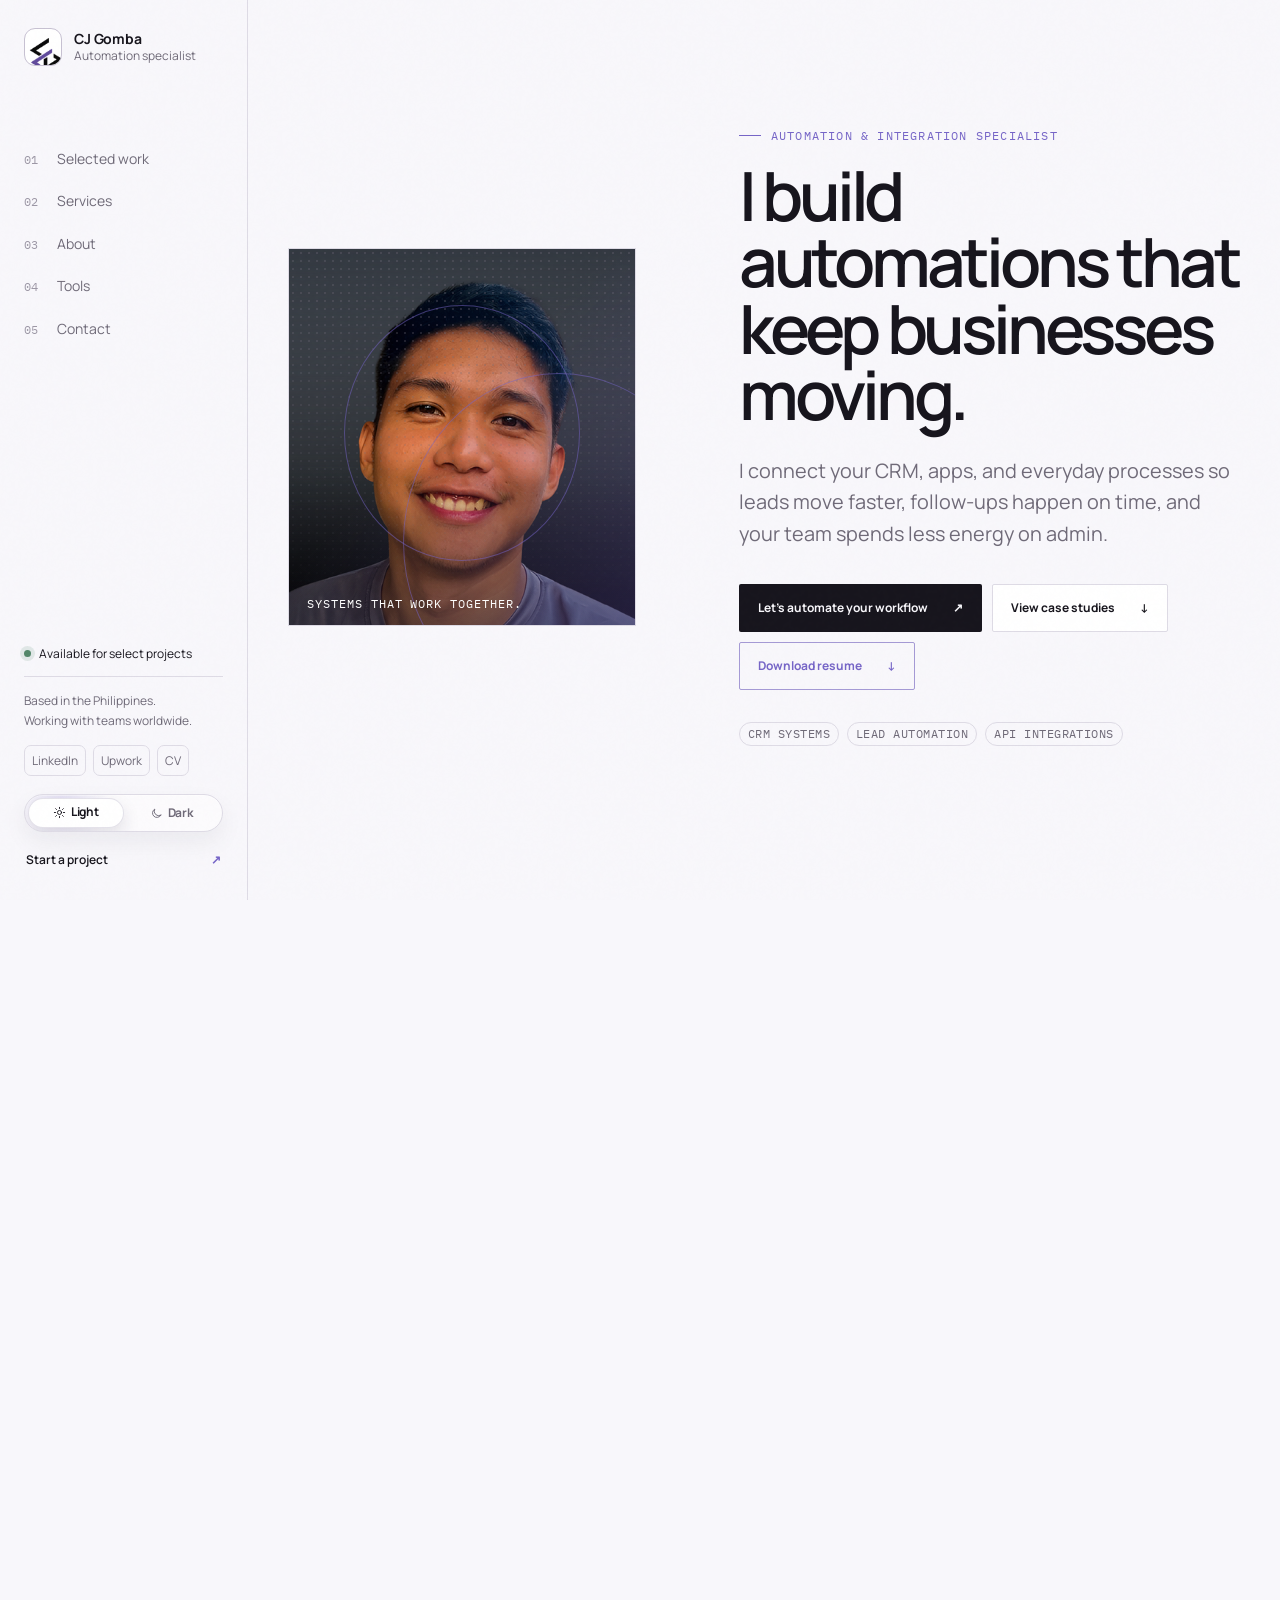
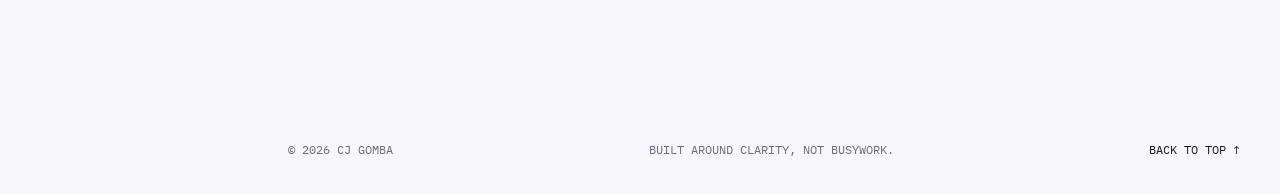
<file: index.html>
<!doctype html>
<html lang="en">
  <head>
    <meta charset="UTF-8" />
    <meta name="viewport" content="width=device-width, initial-scale=1.0" />
    <meta http-equiv="Content-Security-Policy" content="default-src 'self'; base-uri 'self'; form-action 'self'; object-src 'none'; script-src 'self'; style-src 'self'; img-src 'self' data:; font-src 'self'; connect-src 'none'; media-src 'none'; frame-src 'none'; worker-src 'none'; manifest-src 'self'; upgrade-insecure-requests" />
    <meta name="referrer" content="strict-origin-when-cross-origin" />
    <meta
      name="description"
      content="CJ Gomba is an automation and integration specialist who builds reliable CRM systems, lead workflows, and business automations."
    />
    <meta name="author" content="CJ Gomba" />
    <meta name="robots" content="index, follow, max-image-preview:large, max-snippet:-1, max-video-preview:-1" />
    <meta property="og:type" content="website" />
    <meta property="og:url" content="https://cjgomba-portfolio.pages.dev/" />
    <meta property="og:site_name" content="CJ Gomba" />
    <meta property="og:title" content="CJ Gomba — Automation &amp; Integration Specialist" />
    <meta property="og:description" content="CRM systems, lead workflows, API integrations, and business automation built around clear operational outcomes." />
    <meta property="og:image" content="https://cjgomba-portfolio.pages.dev/assets/branding/cj-profile.png" />
    <meta property="og:image:alt" content="Portrait of CJ Gomba" />
    <meta name="twitter:card" content="summary_large_image" />
    <meta name="twitter:title" content="CJ Gomba — Automation &amp; Integration Specialist" />
    <meta name="twitter:description" content="CRM systems, lead workflows, API integrations, and business automation built around clear operational outcomes." />
    <meta name="twitter:image" content="https://cjgomba-portfolio.pages.dev/assets/branding/cj-profile.png" />
    <meta name="theme-color" content="#f8f7fb" />
    <title>CJ Gomba — Automation & Integration Specialist</title>
    <link rel="icon" href="assets/favicon.svg" type="image/svg+xml" />
    <link rel="canonical" href="https://cjgomba-portfolio.pages.dev/" />
    <link rel="manifest" href="site.webmanifest" />
    <link rel="preload" href="assets/branding/cj-profile.png" as="image" type="image/png" />
    <link rel="stylesheet" href="styles.css" />
    <script src="theme-init.js"></script>
    <script src="structured-data.js" defer></script>
  </head>
  <body>
    <div class="noise" aria-hidden="true"></div>

    <aside class="sidebar" aria-label="Primary navigation">
      <a class="brand" href="#top" aria-label="CJ Gomba, home">
        <span class="brand-mark brand-mark-image"><img src="assets/branding/cj-logo.png" alt="" /></span>
        <span class="brand-copy">
          <strong>CJ Gomba</strong>
          <small>Automation specialist</small>
        </span>
      </a>

      <nav class="side-nav">
        <a href="#work"><span>01</span> Selected work</a>
        <a href="#services"><span>02</span> Services</a>
        <a href="#about"><span>03</span> About</a>
        <a href="#tools"><span>04</span> Tools</a>
        <a href="#contact"><span>05</span> Contact</a>
      </nav>

      <div class="sidebar-bottom">
        <div class="availability">
          <span class="status-dot" aria-hidden="true"></span>
          Available for select projects
        </div>
        <p>Based in the Philippines.<br />Working with teams worldwide.</p>
        <div class="sidebar-socials" aria-label="Professional profiles">
          <a href="https://www.linkedin.com/in/cj-gomba-693551203/" target="_blank" rel="noopener noreferrer">LinkedIn</a>
          <a href="https://www.upwork.com/freelancers/~01ed96ebe829cb086c" target="_blank" rel="noopener noreferrer">Upwork</a>
          <a href="assets/documents/CJ_Gomba_Resume.pdf" download>CV</a>
        </div>
        <div class="sidebar-actions">
          <button class="theme-toggle" type="button" aria-label="Switch to dark theme" aria-pressed="false">
            <span class="theme-toggle-thumb" aria-hidden="true"></span>
            <span class="theme-option theme-option-light" aria-hidden="true">
              <svg class="theme-icon" viewBox="0 0 24 24">
                <circle cx="12" cy="12" r="3.8"></circle>
                <path d="M12 2.5v2.2M12 19.3v2.2M4.9 4.9l1.6 1.6M17.5 17.5l1.6 1.6M2.5 12h2.2M19.3 12h2.2M4.9 19.1l1.6-1.6M17.5 6.5l1.6-1.6"></path>
              </svg>
              <span>Light</span>
            </span>
            <span class="theme-option theme-option-dark" aria-hidden="true">
              <svg class="theme-icon" viewBox="0 0 24 24">
                <path d="M20.2 15.1A8.3 8.3 0 0 1 8.9 3.8 8.3 8.3 0 1 0 20.2 15.1Z"></path>
              </svg>
              <span>Dark</span>
            </span>
          </button>
          <a class="text-link" href="#contact">Start a project <span>↗</span></a>
        </div>
      </div>
    </aside>

    <header class="mobile-header">
      <a class="brand" href="#top">
        <span class="brand-mark brand-mark-image"><img src="assets/branding/cj-logo.png" alt="" /></span>
        <strong>CJ Gomba</strong>
      </a>
      <div>
        <button class="theme-toggle" type="button" aria-label="Switch to dark theme" aria-pressed="false">
          <span class="theme-toggle-thumb" aria-hidden="true"></span>
          <span class="theme-option theme-option-light" aria-hidden="true">
            <svg class="theme-icon" viewBox="0 0 24 24">
              <circle cx="12" cy="12" r="3.8"></circle>
              <path d="M12 2.5v2.2M12 19.3v2.2M4.9 4.9l1.6 1.6M17.5 17.5l1.6 1.6M2.5 12h2.2M19.3 12h2.2M4.9 19.1l1.6-1.6M17.5 6.5l1.6-1.6"></path>
            </svg>
            <span>Light</span>
          </span>
          <span class="theme-option theme-option-dark" aria-hidden="true">
            <svg class="theme-icon" viewBox="0 0 24 24">
              <path d="M20.2 15.1A8.3 8.3 0 0 1 8.9 3.8 8.3 8.3 0 1 0 20.2 15.1Z"></path>
            </svg>
            <span>Dark</span>
          </span>
        </button>
        <button class="menu-button" type="button" aria-expanded="false" aria-controls="mobile-menu">
          <span></span><span></span>
          <span class="sr-only">Open menu</span>
        </button>
      </div>
      <nav class="mobile-menu" id="mobile-menu">
        <a href="#work">Selected work</a>
        <a href="#services">Services</a>
        <a href="#about">About</a>
        <a href="#tools">Tools</a>
        <a href="#contact">Contact</a>
        <a href="assets/documents/CJ_Gomba_Resume.pdf" download>Download resume</a>
      </nav>
    </header>

    <main id="top">
      <section class="hero section-shell">
        <div class="hero-grid">
          <div class="portrait-card reveal" aria-label="Portrait of CJ Gomba">
            <img class="portrait-photo" src="assets/branding/cj-profile.png" alt="CJ Gomba, automation and integration specialist" width="512" height="512" />
            <div class="portrait-grid" aria-hidden="true"></div>
            <div class="portrait-orbit portrait-orbit-one" aria-hidden="true"></div>
            <div class="portrait-orbit portrait-orbit-two" aria-hidden="true"></div>
            <span class="portrait-label">Systems that work together.</span>
          </div>

          <div class="hero-copy reveal">
            <p class="eyebrow"><span></span> Automation &amp; Integration Specialist</p>
            <h1>I build automations that keep businesses moving.</h1>
            <p class="hero-intro">
              I connect your CRM, apps, and everyday processes so leads move faster,
              follow-ups happen on time, and your team spends less energy on admin.
            </p>
            <div class="hero-actions">
              <a class="button button-primary" href="#contact">Let's automate your workflow <span>↗</span></a>
              <a class="button button-quiet" href="#work">View case studies <span>↓</span></a>
              <a class="button button-resume" href="assets/documents/CJ_Gomba_Resume.pdf" download>Download resume <span>↓</span></a>
            </div>
            <div class="hero-meta">
              <span>CRM systems</span>
              <span>Lead automation</span>
              <span>API integrations</span>
            </div>
          </div>
        </div>

        <div class="proof-strip reveal" aria-label="Highlights">
          <div>
            <strong>303</strong>
            <span>opportunities managed in one migrated CRM</span>
          </div>
          <div>
            <strong>8+</strong>
            <span>core platforms connected across featured systems</span>
          </div>
          <div>
            <strong>3</strong>
            <span>end-to-end business systems featured below</span>
          </div>
          <div>
            <strong>Remote</strong>
            <span>available for projects, retainers, and consulting</span>
          </div>
        </div>
      </section>

      <section class="section-shell work-section" id="work">
        <header class="section-heading reveal">
          <div>
            <p class="section-index">01 — Selected work</p>
            <h2>Automation systems, mapped in plain English.</h2>
          </div>
          <p>
            Three builds that show how I connect tools, reduce admin work, and make
            operations easier to run.
          </p>
        </header>

        <article class="case-study reveal">
          <div class="case-copy">
            <div class="case-number">01</div>
            <p class="case-kicker">HubSpot onboarding engine</p>
            <h3>Applicants move from form to onboarding without manual chasing.</h3>
            <p>
              Jotform, HubSpot, reminders, documents, and training progress working as one connected flow.
            </p>
            <div class="value-snapshot">
              <span><strong>Less chasing</strong>Follow-ups trigger automatically</span>
              <span><strong>Clear status</strong>Every applicant has a next step</span>
            </div>
            <div class="case-footer">
              <div class="tool-line">
                <span><img class="home-tool-logo" src="assets/logos/tools/hubspot-icon.png" alt="" />HubSpot</span>
                <span><img class="home-tool-logo logo-on-dark" src="assets/logos/tools/jotform-wordmark.png" alt="" />Jotform</span>
                <span><img class="home-tool-logo" src="assets/logos/tools/zapier-icon.png" alt="" />Zapier</span>
                <span><img class="home-tool-logo" src="assets/logos/tools/twilio-icon.png" alt="" />Twilio</span>
              </div>
              <a class="project-card-link" href="projects/hubspot-onboarding.html#top">View case study <span>↗</span></a>
            </div>
          </div>
          <div class="case-visual visual-onboarding system-map" aria-label="Applicant onboarding flow illustration">
            <div class="visual-topline">
              <span>FLOW MAP</span>
              <span class="live-pill"><i></i> LIVE</span>
            </div>
            <div class="map-grid">
              <div class="map-node source-node">
                <img src="assets/logos/tools/jotform-wordmark.png" alt="" />
                <strong>Application</strong>
                <small>Form submitted</small>
              </div>
              <div class="map-connector"><span></span></div>
              <div class="map-node hub-node">
                <img src="assets/logos/tools/hubspot-icon.png" alt="" />
                <strong>HubSpot logic</strong>
                <small>Qualify + route</small>
              </div>
              <div class="map-connector"><span></span></div>
              <div class="map-node">
                <span class="map-icon">→</span>
                <strong>Correct path</strong>
                <small>Eligible, incomplete, or closed</small>
              </div>
            </div>
            <div class="branch-map">
              <span>Eligible <b>continue</b></span>
              <span>Incomplete <b>remind</b></span>
              <span>Not eligible <b>redirect</b></span>
            </div>
          </div>
        </article>

        <article class="case-study case-study-reverse reveal">
          <div class="case-copy">
            <div class="case-number">02</div>
            <p class="case-kicker">Lead-to-client revenue flow</p>
            <h3>New leads become signed, paid clients through one connected system.</h3>
            <p>
              Monday.com, contracts, payment links, deal stages, and campaigns stay aligned behind the scenes.
            </p>
            <div class="value-snapshot">
              <span><strong>60.8%</strong>Email open rate</span>
              <span><strong>31.1%</strong>Email click rate</span>
            </div>
            <div class="case-footer">
              <div class="tool-line">
                <span><img class="home-tool-logo" src="assets/logos/tools/monday-icon.png" alt="" />Monday</span>
                <span><img class="home-tool-logo" src="assets/logos/tools/activecampaign-icon.png" alt="" />ActiveCampaign</span>
                <span><img class="home-tool-logo is-wordmark" src="assets/logos/tools/signnow-wordmark.png" alt="" />SignNow</span>
                <span><img class="home-tool-logo is-wordmark" src="assets/logos/tools/stripe-wordmark.png" alt="" />Stripe</span>
              </div>
              <a class="project-card-link" href="projects/lead-to-client.html#top">View case study <span>↗</span></a>
            </div>
          </div>
          <div class="case-visual visual-revenue system-map" aria-label="Lead to client flow illustration">
            <div class="visual-topline">
              <span>SALES SYSTEM</span>
              <span>5 CONNECTED STEPS</span>
            </div>
            <div class="revenue-rail">
              <div class="rail-progress"></div>
              <div class="rail-node is-done"><i>✓</i><span>Lead</span></div>
              <div class="rail-node is-done"><i>✓</i><span>Deal</span></div>
              <div class="rail-node is-current"><i>3</i><span>Contract</span></div>
              <div class="rail-node"><i>4</i><span>Payment</span></div>
              <div class="rail-node"><i>5</i><span>Onboard</span></div>
            </div>
            <div class="campaign-card">
              <div>
                <small>VALUE CREATED</small>
                <strong>Sales team works from one source of truth</strong>
              </div>
              <span>Automated</span>
            </div>
            <div class="metric-pair">
              <div><strong>Sign</strong><span>contract follow-up</span></div>
              <div><strong>Pay</strong><span>payment tracking</span></div>
            </div>
          </div>
        </article>

        <article class="case-study reveal">
          <div class="case-copy">
            <div class="case-number">03</div>
            <p class="case-kicker">CRM migration + AI lead capture</p>
            <h3>A cleaner sales pipeline for web leads, calls, tasks, and follow-ups.</h3>
            <p>
              Website forms and CallRail calls feed into GoHighLevel, with AI extracting the details sales teams need.
            </p>
            <div class="value-snapshot">
              <span><strong>303</strong>Opportunities managed</span>
              <span><strong>One CRM</strong>Lead details centralized</span>
            </div>
            <div class="case-footer">
              <div class="tool-line">
                <span><img class="home-tool-logo is-wordmark" src="assets/logos/tools/gohighlevel-wordmark.jpg" alt="" />GoHighLevel</span>
                <span><img class="home-tool-logo" src="assets/logos/tools/make-icon.png" alt="" />Make</span>
                <span><img class="home-tool-logo is-wordmark" src="assets/logos/tools/callrail-wordmark.png" alt="" />CallRail</span>
                <span><i class="home-tool-symbol">AI</i>AI</span>
              </div>
              <a class="project-card-link" href="projects/penot-crm-migration.html#top">View case study <span>↗</span></a>
            </div>
          </div>
          <div class="case-visual visual-pipeline system-map" aria-label="Penot sales pipeline illustration">
            <div class="visual-topline">
              <span>CRM OPERATING SYSTEM</span>
              <span>303 OPPORTUNITIES</span>
            </div>
            <div class="pipeline-columns">
              <div class="pipeline-column">
                <header><span>New lead</span><b>112</b></header>
                <div class="lead-card"><i></i><span><strong>Website inquiry</strong><small>Form captured</small></span></div>
                <div class="lead-card faded"><i></i><span><strong>Inbound call</strong><small>AI enriched</small></span></div>
              </div>
              <div class="pipeline-column">
                <header><span>Contacted</span><b>100</b></header>
                <div class="lead-card"><i></i><span><strong>Follow-up set</strong><small>Task assigned</small></span></div>
              </div>
              <div class="pipeline-column">
                <header><span>Site measure</span><b>4</b></header>
                <div class="lead-card accent-card"><i></i><span><strong>Visit booked</strong><small>Stage advanced</small></span></div>
              </div>
            </div>
            <div class="ai-note">
              <span>AI</span>
              <p><strong>Call notes structured</strong> Budget, suburb, colour, address, timeline, and next step.</p>
            </div>
          </div>
        </article>
      </section>

      <section class="section-shell services-section" id="services">
        <header class="section-heading reveal">
          <div>
            <p class="section-index">02 — Services</p>
            <h2>Bring me the messy process.</h2>
          </div>
          <p>
            I can improve one stubborn workflow or redesign the system around it.
          </p>
        </header>

        <div class="service-grid">
          <article class="service-card reveal">
            <span class="service-icon">↳</span>
            <p>01</p>
            <h3>CRM setup &amp; automation</h3>
            <p>Clean pipelines, useful records, automatic follow-ups, and a clear next step for every lead.</p>
          </article>
          <article class="service-card reveal">
            <span class="service-icon">⌁</span>
            <p>02</p>
            <h3>App &amp; API integration</h3>
            <p>Connect the tools your business already depends on and keep information moving between them.</p>
          </article>
          <article class="service-card reveal">
            <span class="service-icon">◇</span>
            <p>03</p>
            <h3>Lead &amp; sales workflows</h3>
            <p>Capture, qualify, route, nurture, and track leads without relying on someone to remember every step.</p>
          </article>
          <article class="service-card reveal">
            <span class="service-icon">◎</span>
            <p>04</p>
            <h3>Automation audit</h3>
            <p>Find fragile steps, duplicate work, missed handoffs, and opportunities to make the system simpler.</p>
          </article>
        </div>
      </section>

      <section class="section-shell about-section" id="about">
        <div class="about-layout">
          <div class="about-intro reveal">
            <p class="section-index">03 — About</p>
            <h2>I notice the work between the work.</h2>
          </div>
          <div class="about-copy reveal">
            <p class="large-copy">
              The copying, chasing, checking, and updating that quietly eats into a team's day.
              That's usually where I start.
            </p>
            <p>
              I'm CJ Gomba, an automation and integration specialist based in the Philippines.
              I look at the whole process—not just one Zap—and build systems that are easier for
              teams to use, understand, and trust.
            </p>
            <p>
              I work with founders, agencies, and growing businesses through one-time projects,
              ongoing retainers, and focused consulting.
            </p>
            <div class="profile-links" aria-label="CJ Gomba professional links">
              <a href="https://www.linkedin.com/in/cj-gomba-693551203/" target="_blank" rel="noopener noreferrer">LinkedIn <span>↗</span></a>
              <a href="https://www.upwork.com/freelancers/~01ed96ebe829cb086c" target="_blank" rel="noopener noreferrer">Upwork <span>↗</span></a>
              <a href="assets/documents/CJ_Gomba_Resume.pdf" download>Download CV <span>↓</span></a>
            </div>
            <a class="inline-link" href="#contact">Tell me what is slowing your team down <span>↗</span></a>
          </div>
        </div>
      </section>

      <section class="section-shell tools-section" id="tools">
        <header class="section-heading reveal">
          <div>
            <p class="section-index">04 — Tools</p>
            <h2>The platform matters less than the system.</h2>
          </div>
          <p>I choose the simplest reliable way to get your tools working together.</p>
        </header>
        <div class="tool-marquee reveal" aria-label="Platforms and tools">
          <div class="tool-track">
            <span><img src="assets/logos/tools/zapier-icon.png" alt="" /><b>Zapier</b></span>
            <span><img src="assets/logos/tools/make-icon.png" alt="" /><b>Make</b></span>
            <span><img src="assets/logos/tools/hubspot-icon.png" alt="" /><b>HubSpot</b></span>
            <span><img src="assets/logos/tools/gohighlevel-wordmark.jpg" alt="" /><b>GoHighLevel</b></span>
            <span><img src="assets/logos/tools/monday-icon.png" alt="" /><b>Monday.com</b></span>
            <span><img src="assets/logos/tools/activecampaign-icon.png" alt="" /><b>ActiveCampaign</b></span>
            <span><img src="assets/logos/tools/google-sheets-icon.png" alt="" /><b>Google Sheets</b></span>
            <span><img src="assets/logos/tools/airtable-icon.png" alt="" /><b>Airtable</b></span>
            <span><img src="assets/logos/tools/wordpress-icon.png" alt="" /><b>WordPress</b></span>
            <span><img src="assets/logos/tools/twilio-icon.png" alt="" /><b>Twilio</b></span>
            <span aria-hidden="true"><img src="assets/logos/tools/zapier-icon.png" alt="" /><b>Zapier</b></span>
            <span aria-hidden="true"><img src="assets/logos/tools/make-icon.png" alt="" /><b>Make</b></span>
            <span aria-hidden="true"><img src="assets/logos/tools/hubspot-icon.png" alt="" /><b>HubSpot</b></span>
            <span aria-hidden="true"><img src="assets/logos/tools/gohighlevel-wordmark.jpg" alt="" /><b>GoHighLevel</b></span>
            <span aria-hidden="true"><img src="assets/logos/tools/monday-icon.png" alt="" /><b>Monday.com</b></span>
            <span aria-hidden="true"><img src="assets/logos/tools/activecampaign-icon.png" alt="" /><b>ActiveCampaign</b></span>
            <span aria-hidden="true"><img src="assets/logos/tools/google-sheets-icon.png" alt="" /><b>Google Sheets</b></span>
            <span aria-hidden="true"><img src="assets/logos/tools/airtable-icon.png" alt="" /><b>Airtable</b></span>
            <span aria-hidden="true"><img src="assets/logos/tools/wordpress-icon.png" alt="" /><b>WordPress</b></span>
            <span aria-hidden="true"><img src="assets/logos/tools/twilio-icon.png" alt="" /><b>Twilio</b></span>
          </div>
        </div>
      </section>

      <section class="section-shell contact-section" id="contact">
        <div class="contact-panel reveal">
          <p class="section-index">05 — Contact</p>
          <div class="contact-grid">
            <div>
              <h2>What should your business stop doing manually?</h2>
              <p>
                Share the process, tools, or recurring problem. I'll help you find the clearest
                path from “this is messy” to “this runs.”
              </p>
            </div>
            <form class="contact-form" novalidate>
              <label>
                <span>Your name</span>
                <input type="text" name="name" autocomplete="name" required placeholder="Name" />
              </label>
              <label>
                <span>Your email</span>
                <input type="email" name="email" autocomplete="email" required placeholder="you@company.com" />
              </label>
              <label>
                <span>What would you like to automate?</span>
                <textarea name="message" required rows="4" placeholder="A quick overview is enough."></textarea>
              </label>
              <button class="button button-primary" type="submit">
                Prepare project inquiry <span>↗</span>
              </button>
              <p class="form-note">This opens a ready-to-send email in your mail app.</p>
              <p class="form-status" role="status"></p>
            </form>
          </div>
          <div class="contact-bottom">
            <span>Philippines · Available worldwide</span>
            <span>One-time projects · Retainers · Consulting</span>
          </div>
        </div>
      </section>

      <footer class="site-footer section-shell">
        <span>© <span id="year"></span> CJ Gomba</span>
        <span>Built around clarity, not busywork.</span>
        <a href="#top">Back to top ↑</a>
      </footer>
    </main>

    <script src="script.js"></script>
  </body>
</html>
</file>
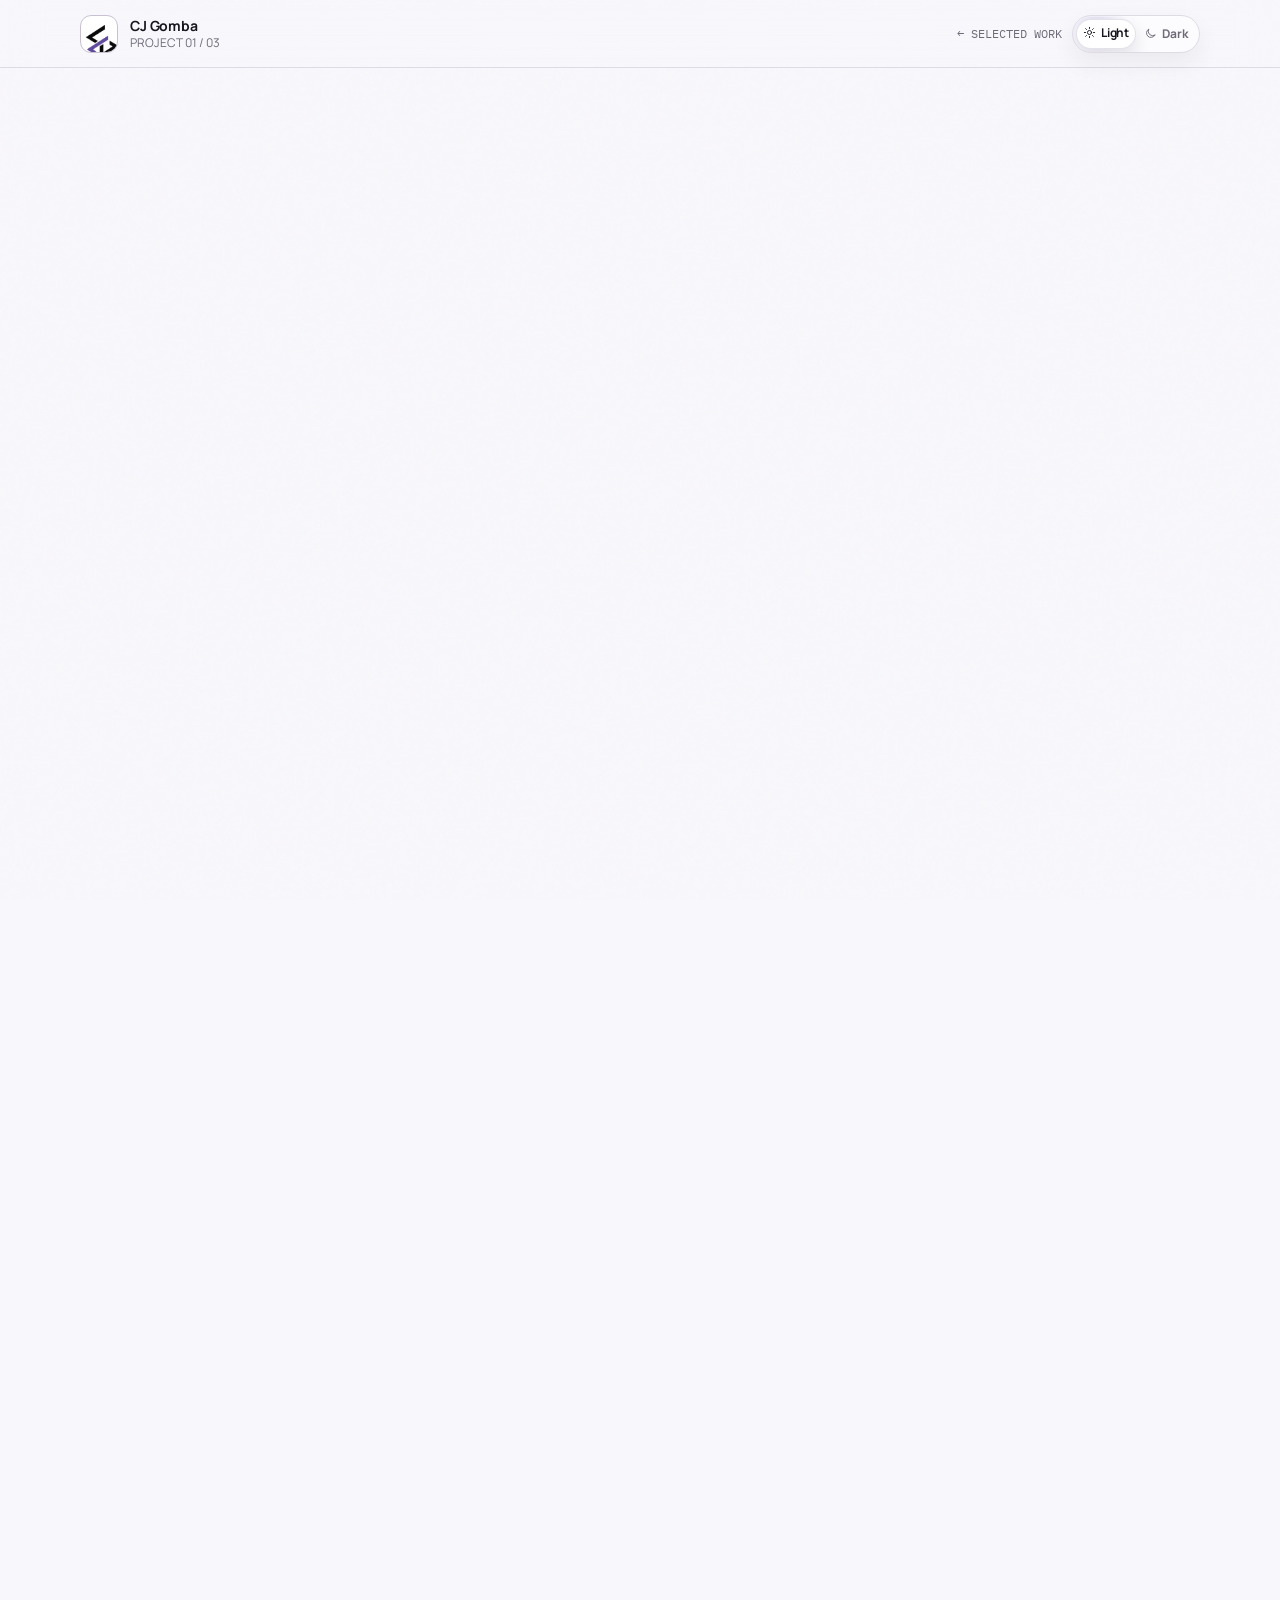
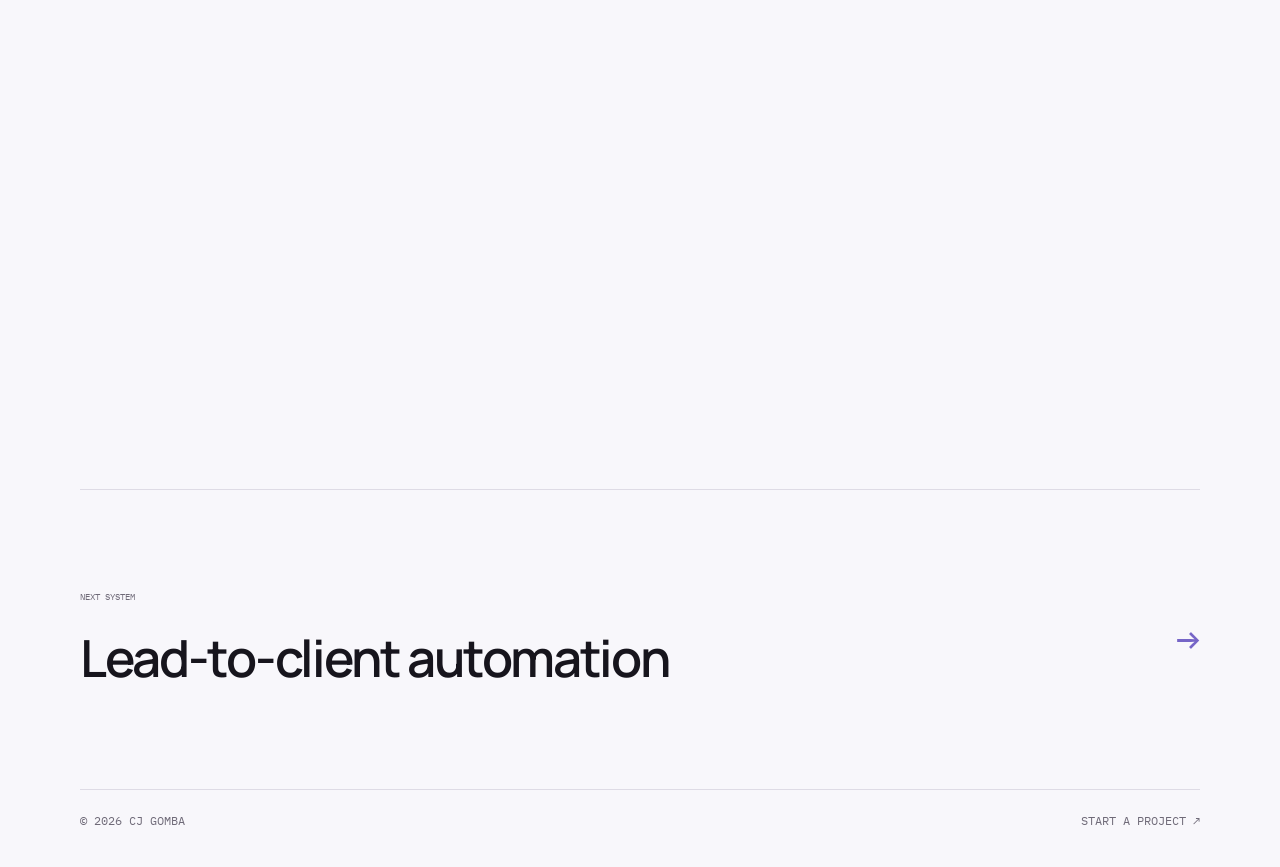
<file: projects/hubspot-onboarding.html>
<!doctype html>
<html lang="en">
  <head>
    <meta charset="UTF-8" />
    <meta name="viewport" content="width=device-width, initial-scale=1.0" />
    <meta http-equiv="Content-Security-Policy" content="default-src 'self'; base-uri 'self'; form-action 'self'; object-src 'none'; script-src 'self'; style-src 'self'; img-src 'self' data:; font-src 'self'; connect-src 'none'; media-src 'none'; frame-src 'none'; worker-src 'none'; manifest-src 'self'; upgrade-insecure-requests" />
    <meta name="referrer" content="strict-origin-when-cross-origin" />
    <meta name="description" content="See how CJ Gomba connected Jotform, HubSpot, Zapier, Twilio, Airtable, and CloudFiles into a reliable applicant onboarding workflow." />
    <meta name="author" content="CJ Gomba" />
    <meta name="robots" content="index, follow, max-image-preview:large" />
    <meta property="og:type" content="article" />
    <meta property="og:url" content="https://cjgomba-portfolio.pages.dev/projects/hubspot-onboarding.html" />
    <meta property="og:site_name" content="CJ Gomba" />
    <meta property="og:title" content="HubSpot Applicant Onboarding System" />
    <meta property="og:description" content="A connected applicant journey spanning qualification, agreements, training, reminders, and onboarding." />
    <meta property="og:image" content="https://cjgomba-portfolio.pages.dev/assets/branding/cj-logo.png" />
    <meta name="twitter:card" content="summary_large_image" />
    <meta name="twitter:title" content="HubSpot Applicant Onboarding System" />
    <meta name="twitter:description" content="A connected applicant journey spanning qualification, agreements, training, reminders, and onboarding." />
    <meta name="twitter:image" content="https://cjgomba-portfolio.pages.dev/assets/branding/cj-logo.png" />
    <meta name="theme-color" content="#f8f7fb" />
    <title>HubSpot Onboarding System &mdash; CJ Gomba</title>
    <link rel="icon" href="../assets/favicon.svg" type="image/svg+xml" />
    <link rel="canonical" href="https://cjgomba-portfolio.pages.dev/projects/hubspot-onboarding.html" />
    <link rel="manifest" href="../site.webmanifest" />
    <link rel="stylesheet" href="../styles.css" />
    <link rel="stylesheet" href="../project.css" />
    <script src="../theme-init.js"></script>
    <script src="../structured-data.js" defer></script>
  </head>
  <body class="project-page showcase-page">
    <div class="noise" aria-hidden="true"></div>
    <header class="study-header"><div class="study-shell">
      <a class="brand" href="../index.html"><span class="brand-mark brand-mark-image"><img src="../assets/branding/cj-logo.png" alt="" /></span><span class="brand-copy"><strong>CJ Gomba</strong><small>Project 01 / 03</small></span></a>
      <div class="study-header-actions"><a class="back-link" href="../index.html#work">&larr; Selected work</a><button class="theme-toggle" type="button" aria-label="Switch to dark theme" aria-pressed="false"><span class="theme-toggle-thumb" aria-hidden="true"></span><span class="theme-option theme-option-light" aria-hidden="true"><svg class="theme-icon" viewBox="0 0 24 24"><circle cx="12" cy="12" r="3.8"></circle><path d="M12 2.5v2.2M12 19.3v2.2M4.9 4.9l1.6 1.6M17.5 17.5l1.6 1.6M2.5 12h2.2M19.3 12h2.2M4.9 19.1l1.6-1.6M17.5 6.5l1.6-1.6"></path></svg><span>Light</span></span><span class="theme-option theme-option-dark" aria-hidden="true"><svg class="theme-icon" viewBox="0 0 24 24"><path d="M20.2 15.1A8.3 8.3 0 0 1 8.9 3.8 8.3 8.3 0 1 0 20.2 15.1Z"></path></svg><span>Dark</span></span></button></div>
    </div></header>

    <main id="top">
      <section class="showcase-hero study-shell reveal">
        <p class="showcase-kicker">Applicant operations &middot; HubSpot</p>
        <div class="showcase-hero-grid">
          <div>
            <h1>An onboarding engine that keeps every applicant moving.</h1>
            <p class="showcase-deck">I connected qualification, agreements, training, reminders, and account setup into one production workflow.</p>
            <a class="showcase-primary-link" href="#system-map">Explore the system <span>&darr;</span></a>
          </div>
          <div class="showcase-proof">
            <div><strong>6</strong><span>connected stages</span></div>
            <div><strong>1</strong><span>source of truth</span></div>
            <div><strong>3</strong><span>decision paths</span></div>
          </div>
        </div>
        <div class="showcase-tool-ribbon" aria-label="Tools used">
          <span>Built with</span>
          <div class="showcase-tool"><img src="../assets/logos/tools/hubspot-icon.png" alt="" /><strong>HubSpot</strong></div>
          <div class="showcase-tool"><img src="../assets/logos/tools/jotform-wordmark.png" alt="" /><strong>Jotform</strong></div>
          <div class="showcase-tool"><img src="../assets/logos/tools/zapier-icon.png" alt="" /><strong>Zapier</strong></div>
          <div class="showcase-tool"><img src="../assets/logos/tools/twilio-icon.png" alt="" /><strong>Twilio</strong></div>
          <div class="showcase-tool"><img src="../assets/logos/tools/airtable-icon.png" alt="" /><strong>Airtable</strong></div>
        </div>
      </section>

      <section class="showcase-section study-shell reveal" id="system-map">
        <div class="showcase-section-head"><div><span>01 / System map</span><h2>HubSpot coordinates the whole journey.</h2></div><p>Every tool has one job. HubSpot keeps the applicant record, stage, and next action aligned.</p></div>
        <div class="architecture-board">
          <div class="architecture-grid">
            <div class="architecture-column">
              <small>ENTRY</small>
              <div class="architecture-node"><img src="../assets/logos/tools/jotform-wordmark.png" alt="" /><span><strong>Application</strong><small>Applicant data enters once</small></span></div>
            </div>
            <div class="architecture-bridge"><span></span><b>&rarr;</b></div>
            <div class="architecture-column architecture-core-column">
              <small>ORCHESTRATION</small>
              <div class="architecture-core"><img src="../assets/logos/tools/hubspot-wordmark.png" alt="HubSpot" /><strong>Applicant record + workflow state</strong><span class="live-pulse">LIVE</span></div>
            </div>
            <div class="architecture-bridge"><span></span><b>&rarr;</b></div>
            <div class="architecture-column">
              <small>AUTOMATED OUTPUT</small>
              <div class="architecture-output-grid"><span>Route applicant</span><span>Send reminders</span><span>Track training</span><span>Create setup tasks</span></div>
            </div>
          </div>
          <div class="architecture-services">
            <div><img src="../assets/logos/tools/zapier-icon.png" alt="" /><span><strong>Zapier</strong><small>Connections</small></span></div>
            <div><img src="../assets/logos/tools/twilio-icon.png" alt="" /><span><strong>Twilio</strong><small>SMS reminders</small></span></div>
            <div><img src="../assets/logos/tools/airtable-icon.png" alt="" /><span><strong>Airtable</strong><small>Training data</small></span></div>
            <div><span class="abstract-logo">&#9729;</span><span><strong>CloudFiles</strong><small>Documents</small></span></div>
          </div>
        </div>
      </section>

      <section class="showcase-section study-shell reveal">
        <div class="showcase-section-head"><div><span>02 / Production flow</span><h2>One applicant. One visible path.</h2></div><p>The workflow advances only when the required milestone is complete.</p></div>
        <div class="production-flow">
          <article class="flow-step is-active"><i>01</i><span class="flow-icon">&#9638;</span><strong>Apply</strong><small>Jotform captures the record</small></article>
          <b>&rarr;</b>
          <article class="flow-step"><i>02</i><span class="flow-icon">&#10003;</span><strong>Qualify</strong><small>Rules evaluate eligibility</small></article>
          <b>&rarr;</b>
          <article class="flow-step"><i>03</i><span class="flow-icon">&#9998;</span><strong>Sign</strong><small>Agreement and reminders</small></article>
          <b>&rarr;</b>
          <article class="flow-step"><i>04</i><span class="flow-icon">&#9673;</span><strong>Train</strong><small>Progress stays visible</small></article>
          <b>&rarr;</b>
          <article class="flow-step"><i>05</i><span class="flow-icon">&#9881;</span><strong>Set up</strong><small>Accounts and tasks created</small></article>
          <b>&rarr;</b>
          <article class="flow-step"><i>06</i><span class="flow-icon">&#10022;</span><strong>Onboard</strong><small>Ready to begin</small></article>
        </div>
        <p class="flow-value">&rarr; Routine handoffs happen automatically while the team keeps full visibility.</p>
      </section>

      <section class="showcase-section study-shell reveal">
        <div class="showcase-section-head"><div><span>03 / Logic layer</span><h2>The automation handles exceptions, not just happy paths.</h2></div><p>Backend branches decide what happens next without losing context or creating duplicate work.</p></div>
        <div class="logic-board">
          <div class="logic-entry"><span>Application submitted</span><b>&darr;</b><strong>Eligibility decision</strong></div>
          <div class="logic-routes">
            <article class="logic-route is-success"><i>&#10003;</i><strong>Eligible</strong><small>Continue onboarding</small><span>Advance stage</span></article>
            <article class="logic-route is-waiting"><i>!</i><strong>Incomplete</strong><small>Information is missing</small><span>Send reminder</span></article>
            <article class="logic-route is-stop"><i>&times;</i><strong>Not eligible</strong><small>Requirements not met</small><span>Close or redirect</span></article>
          </div>
        </div>
      </section>

      <section class="showcase-section study-shell reveal">
        <div class="showcase-section-head"><div><span>04 / Operational impact</span><h2>Less process management. Better applicant support.</h2></div><p>The value is not another automation. It is a calmer, more reliable operation.</p></div>
        <div class="transformation-board">
          <div class="transformation-column"><small>BEFORE</small><span>Scattered applications</span><span>Manual reminders</span><span>Unclear applicant status</span><span>Repeated admin work</span></div>
          <div class="transformation-core"><i>&rarr;</i><strong>Connected workflow</strong><small>Rules, stages, and actions stay synchronized</small></div>
          <div class="transformation-column is-after"><small>AFTER</small><span>Automatic routing</span><span>Timely follow-up</span><span>Visible progress</span><span>Structured onboarding</span></div>
        </div>
        <div class="showcase-value-callout"><span>THE OPERATIONAL VALUE</span><strong>The team can focus on applicants instead of manually managing the process around them.</strong></div>
      </section>

      <section class="showcase-cta study-shell reveal"><div><span>Need a workflow like this?</span><h2>Let&apos;s turn the moving parts into one dependable system.</h2></div><a href="../index.html#contact">Start a project &nearr;</a></section>
      <section class="study-next study-shell"><a href="lead-to-client.html#top"><div><small>Next system</small><strong>Lead-to-client automation</strong></div><i>&rarr;</i></a></section>
    </main>
    <footer class="study-footer study-shell"><span>&copy; <span id="year"></span> CJ Gomba</span><a href="../index.html#contact">Start a project &nearr;</a></footer>
    <script src="../script.js"></script>
  </body>
</html>
</file>
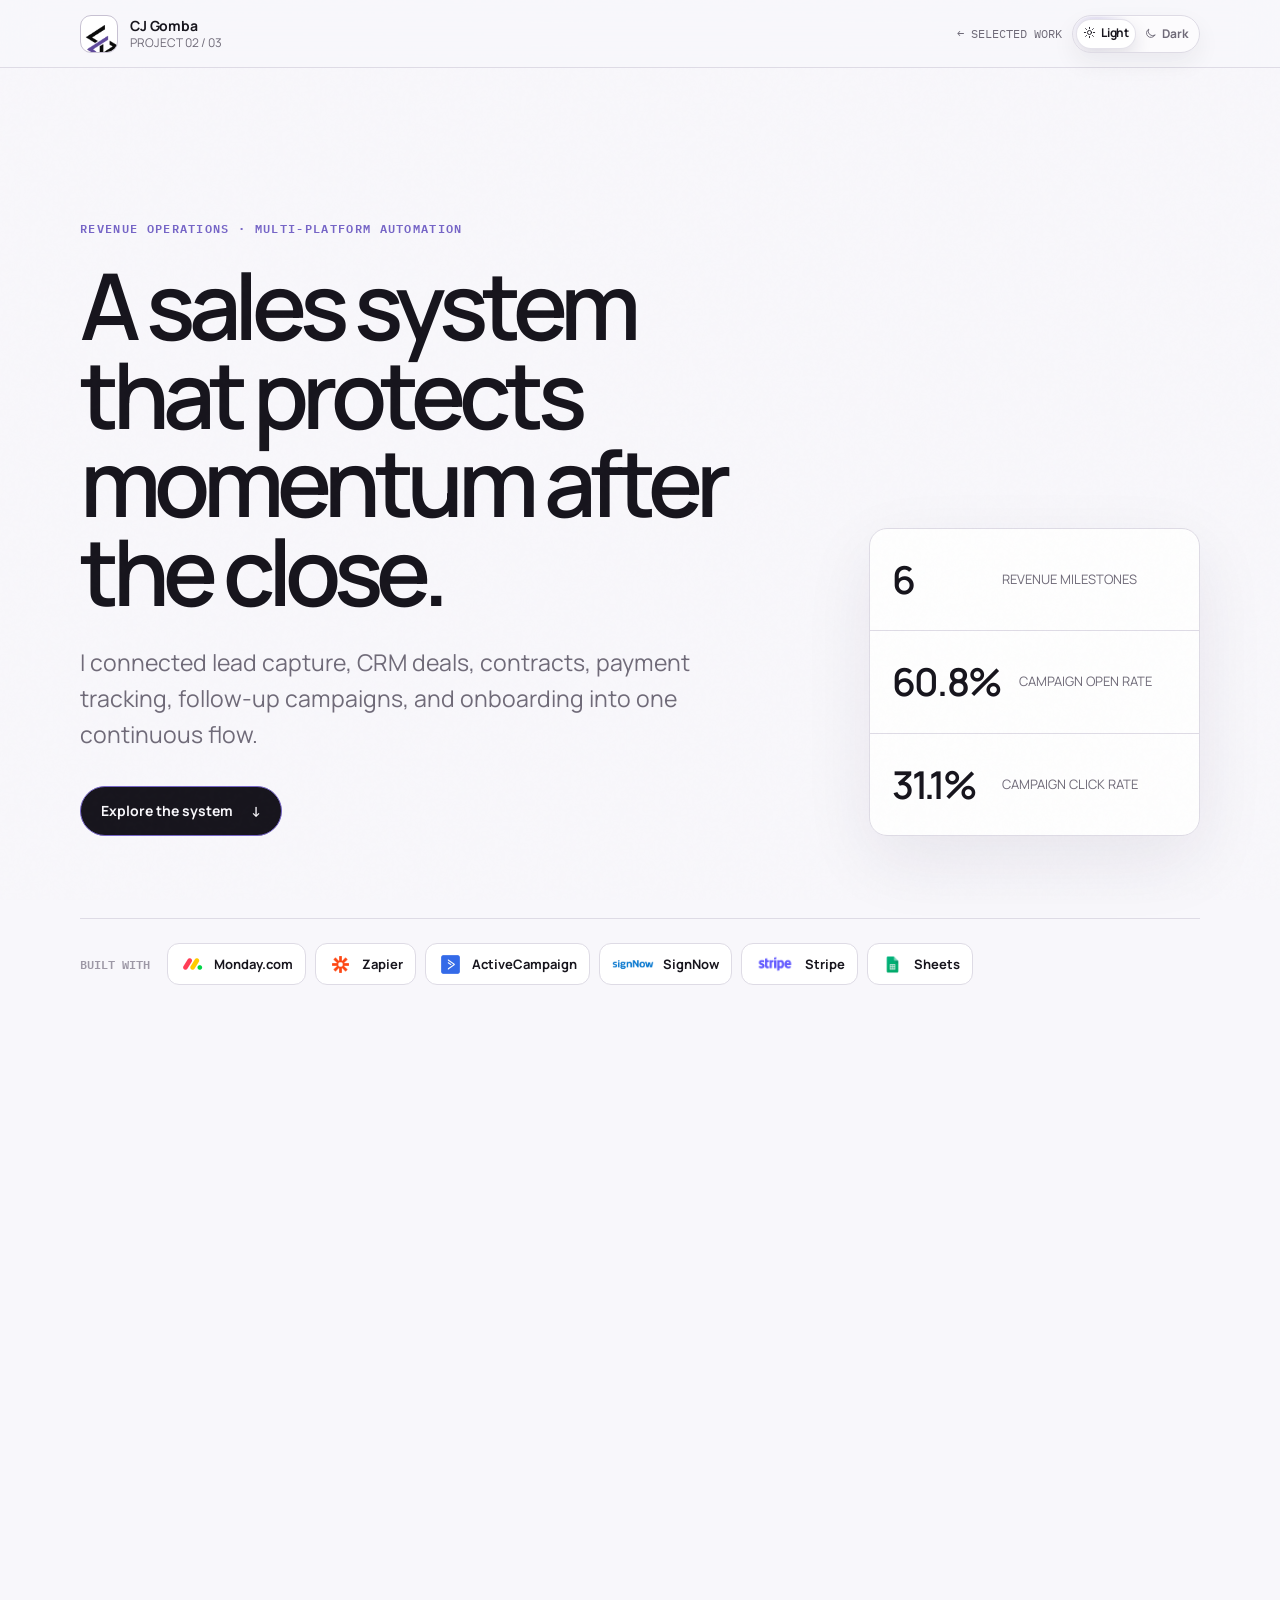
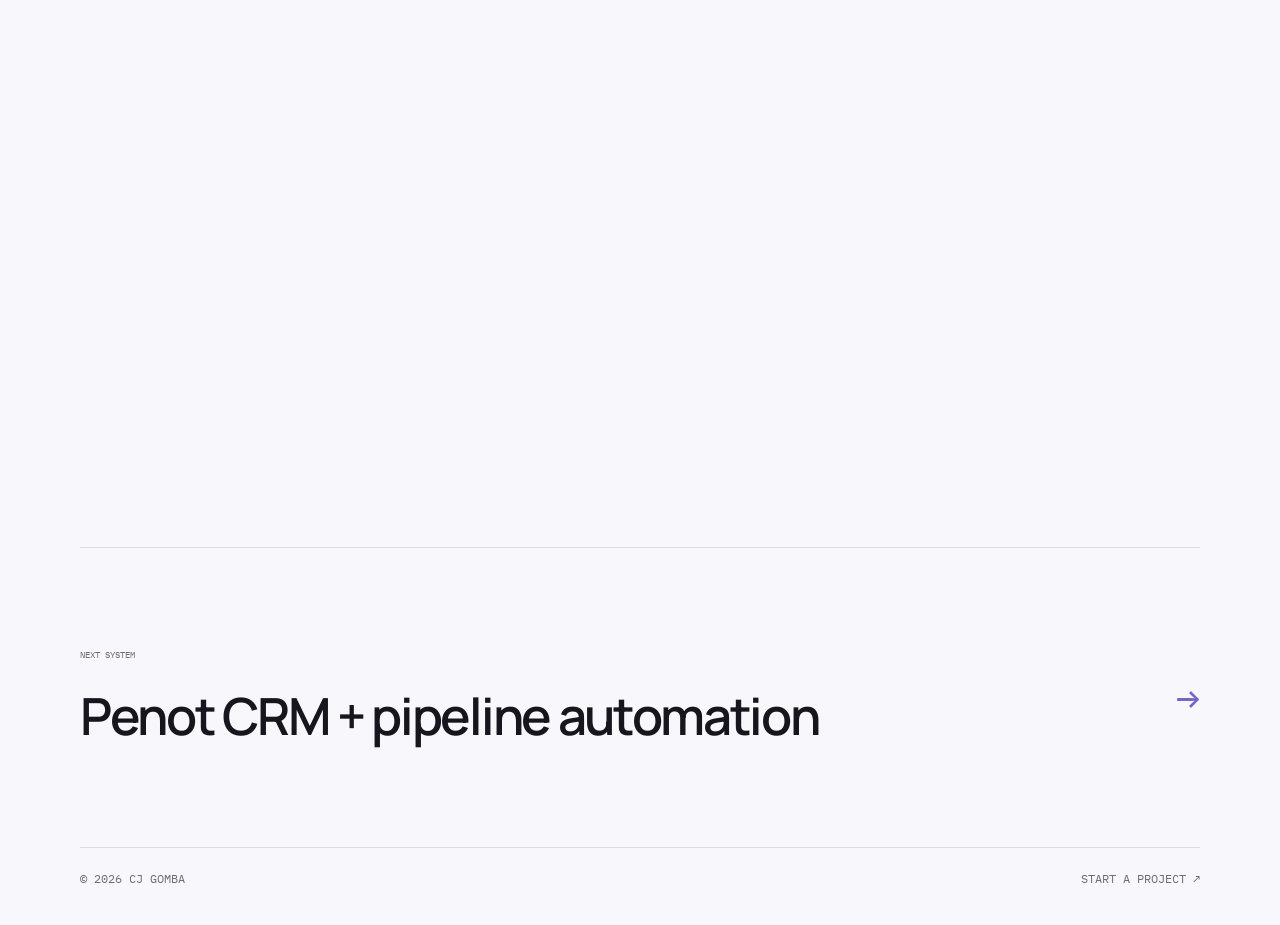
<file: projects/lead-to-client.html>
<!doctype html>
<html lang="en">
  <head>
    <meta charset="UTF-8" />
    <meta name="viewport" content="width=device-width, initial-scale=1.0" />
    <meta http-equiv="Content-Security-Policy" content="default-src 'self'; base-uri 'self'; form-action 'self'; object-src 'none'; script-src 'self'; style-src 'self'; img-src 'self' data:; font-src 'self'; connect-src 'none'; media-src 'none'; frame-src 'none'; worker-src 'none'; manifest-src 'self'; upgrade-insecure-requests" />
    <meta name="referrer" content="strict-origin-when-cross-origin" />
    <meta name="description" content="See how CJ Gomba connected Monday.com, ActiveCampaign, SignNow, Stripe, Google Sheets, and Zapier into an automated lead-to-client workflow." />
    <meta name="author" content="CJ Gomba" />
    <meta name="robots" content="index, follow, max-image-preview:large" />
    <meta property="og:type" content="article" />
    <meta property="og:url" content="https://cjgomba-portfolio.pages.dev/projects/lead-to-client.html" />
    <meta property="og:site_name" content="CJ Gomba" />
    <meta property="og:title" content="Lead-to-Client Revenue Automation" />
    <meta property="og:description" content="A connected sales workflow spanning CRM deals, contracts, follow-up campaigns, payments, and onboarding." />
    <meta property="og:image" content="https://cjgomba-portfolio.pages.dev/assets/branding/cj-logo.png" />
    <meta name="twitter:card" content="summary_large_image" />
    <meta name="twitter:title" content="Lead-to-Client Revenue Automation" />
    <meta name="twitter:description" content="A connected sales workflow spanning CRM deals, contracts, follow-up campaigns, payments, and onboarding." />
    <meta name="twitter:image" content="https://cjgomba-portfolio.pages.dev/assets/branding/cj-logo.png" />
    <meta name="theme-color" content="#f8f7fb" />
    <title>Lead-to-Client Automation &mdash; CJ Gomba</title>
    <link rel="icon" href="../assets/favicon.svg" type="image/svg+xml" />
    <link rel="canonical" href="https://cjgomba-portfolio.pages.dev/projects/lead-to-client.html" />
    <link rel="manifest" href="../site.webmanifest" />
    <link rel="stylesheet" href="../styles.css" />
    <link rel="stylesheet" href="../project.css" />
    <script src="../theme-init.js"></script>
    <script src="../structured-data.js" defer></script>
  </head>
  <body class="project-page showcase-page">
    <div class="noise" aria-hidden="true"></div>
    <header class="study-header"><div class="study-shell">
      <a class="brand" href="../index.html"><span class="brand-mark brand-mark-image"><img src="../assets/branding/cj-logo.png" alt="" /></span><span class="brand-copy"><strong>CJ Gomba</strong><small>Project 02 / 03</small></span></a>
      <div class="study-header-actions"><a class="back-link" href="../index.html#work">&larr; Selected work</a><button class="theme-toggle" type="button" aria-label="Switch to dark theme" aria-pressed="false"><span class="theme-toggle-thumb" aria-hidden="true"></span><span class="theme-option theme-option-light" aria-hidden="true"><svg class="theme-icon" viewBox="0 0 24 24"><circle cx="12" cy="12" r="3.8"></circle><path d="M12 2.5v2.2M12 19.3v2.2M4.9 4.9l1.6 1.6M17.5 17.5l1.6 1.6M2.5 12h2.2M19.3 12h2.2M4.9 19.1l1.6-1.6M17.5 6.5l1.6-1.6"></path></svg><span>Light</span></span><span class="theme-option theme-option-dark" aria-hidden="true"><svg class="theme-icon" viewBox="0 0 24 24"><path d="M20.2 15.1A8.3 8.3 0 0 1 8.9 3.8 8.3 8.3 0 1 0 20.2 15.1Z"></path></svg><span>Dark</span></span></button></div>
    </div></header>

    <main id="top">
      <section class="showcase-hero study-shell reveal">
        <p class="showcase-kicker">Revenue operations &middot; Multi-platform automation</p>
        <div class="showcase-hero-grid">
          <div>
            <h1>A sales system that protects momentum after the close.</h1>
            <p class="showcase-deck">I connected lead capture, CRM deals, contracts, payment tracking, follow-up campaigns, and onboarding into one continuous flow.</p>
            <a class="showcase-primary-link" href="#system-map">Explore the system <span>&darr;</span></a>
          </div>
          <div class="showcase-proof">
            <div><strong>6</strong><span>revenue milestones</span></div>
            <div><strong>60.8%</strong><span>campaign open rate</span></div>
            <div><strong>31.1%</strong><span>campaign click rate</span></div>
          </div>
        </div>
        <div class="showcase-tool-ribbon" aria-label="Tools used">
          <span>Built with</span>
          <div class="showcase-tool"><img src="../assets/logos/tools/monday-icon.png" alt="" /><strong>Monday.com</strong></div>
          <div class="showcase-tool"><img src="../assets/logos/tools/zapier-icon.png" alt="" /><strong>Zapier</strong></div>
          <div class="showcase-tool"><img src="../assets/logos/tools/activecampaign-icon.png" alt="" /><strong>ActiveCampaign</strong></div>
          <div class="showcase-tool"><img src="../assets/logos/tools/signnow-wordmark.png" alt="" /><strong>SignNow</strong></div>
          <div class="showcase-tool"><img src="../assets/logos/tools/stripe-wordmark.png" alt="" /><strong>Stripe</strong></div>
          <div class="showcase-tool"><img src="../assets/logos/tools/google-sheets-icon.png" alt="" /><strong>Sheets</strong></div>
        </div>
      </section>

      <section class="showcase-section study-shell reveal" id="system-map">
        <div class="showcase-section-head"><div><span>01 / System map</span><h2>One record follows the client from lead to paid.</h2></div><p>Offer details, contract status, payment status, and CRM stage stay connected instead of being re-entered.</p></div>
        <div class="architecture-board">
          <div class="architecture-grid">
            <div class="architecture-column">
              <small>SALES INPUT</small>
              <div class="architecture-node"><img src="../assets/logos/tools/monday-wordmark.png" alt="" /><span><strong>Lead + offer</strong><small>Plan, term, fee, owner</small></span></div>
            </div>
            <div class="architecture-bridge"><span></span><b>&rarr;</b></div>
            <div class="architecture-column architecture-core-column">
              <small>CRM CONTROL</small>
              <div class="architecture-core"><img src="../assets/logos/tools/activecampaign-wordmark.png" alt="ActiveCampaign" /><strong>Contact, deal, stage, and campaign state</strong><span class="live-pulse">LIVE</span></div>
            </div>
            <div class="architecture-bridge"><span></span><b>&rarr;</b></div>
            <div class="architecture-column">
              <small>REVENUE OUTPUT</small>
              <div class="architecture-output-grid"><span>Generate contract</span><span>Track signature</span><span>Track payment</span><span>Start onboarding</span></div>
            </div>
          </div>
          <div class="architecture-services">
            <div><img src="../assets/logos/tools/zapier-icon.png" alt="" /><span><strong>Zapier</strong><small>Automation layer</small></span></div>
            <div><img src="../assets/logos/tools/signnow-wordmark.png" alt="" /><span><strong>SignNow</strong><small>Contracts</small></span></div>
            <div><img src="../assets/logos/tools/stripe-wordmark.png" alt="" /><span><strong>Stripe</strong><small>Card + ACH</small></span></div>
            <div><img src="../assets/logos/tools/google-sheets-icon.png" alt="" /><span><strong>Google Sheets</strong><small>Plan lookup</small></span></div>
          </div>
        </div>
      </section>

      <section class="showcase-section study-shell reveal">
        <div class="showcase-section-head"><div><span>02 / Production flow</span><h2>The sales handoff runs as one sequence.</h2></div><p>Each completed milestone updates the systems that depend on it.</p></div>
        <div class="production-flow">
          <article class="flow-step is-active"><i>01</i><span class="flow-icon">&#9638;</span><strong>Capture</strong><small>Lead enters Monday.com</small></article>
          <b>&rarr;</b>
          <article class="flow-step"><i>02</i><span class="flow-icon">&#9673;</span><strong>Create deal</strong><small>Contact and offer linked</small></article>
          <b>&rarr;</b>
          <article class="flow-step"><i>03</i><span class="flow-icon">&#9998;</span><strong>Send contract</strong><small>Correct template generated</small></article>
          <b>&rarr;</b>
          <article class="flow-step"><i>04</i><span class="flow-icon">&#9993;</span><strong>Follow up</strong><small>Campaign runs until signed</small></article>
          <b>&rarr;</b>
          <article class="flow-step"><i>05</i><span class="flow-icon">$</span><strong>Track payment</strong><small>Card or ACH status</small></article>
          <b>&rarr;</b>
          <article class="flow-step"><i>06</i><span class="flow-icon">&#10022;</span><strong>Onboard</strong><small>Welcome sequence begins</small></article>
        </div>
        <p class="flow-value">&rarr; Sales keeps moving while the system protects every contract, payment, and follow-up milestone.</p>
      </section>

      <section class="showcase-section study-shell reveal">
        <div class="showcase-section-head"><div><span>03 / Logic layer</span><h2>The backend chooses the right action for every status.</h2></div><p>Contract type, plan, fee, payment method, and CRM state determine the route.</p></div>
        <div class="logic-matrix">
          <article><span>OFFER SELECTED</span><strong>Find plan + fee</strong><small>Google Sheets returns the correct contract and payment links.</small><b>&rarr; Create or update deal</b></article>
          <article><span>CONTRACT SENT</span><strong>Watch signature state</strong><small>Reminders continue only while the agreement remains unsigned.</small><b>&rarr; Stop campaign when signed</b></article>
          <article><span>PAYMENT EVENT</span><strong>Identify event type</strong><small>Processing, paid, failed, recurring, or cancelled follow separate paths.</small><b>&rarr; Update Monday + CRM</b></article>
          <article><span>ERROR PATH</span><strong>Expose the failure</strong><small>Missing records and failed actions notify the team instead of disappearing.</small><b>&rarr; Human review</b></article>
        </div>
      </section>

      <section class="showcase-section study-shell reveal">
        <div class="showcase-section-head"><div><span>04 / Operational impact</span><h2>Fewer handoff gaps between sold and onboarded.</h2></div><p>The client journey stays visible without sales manually synchronizing four platforms.</p></div>
        <div class="transformation-board">
          <div class="transformation-column"><small>BEFORE</small><span>Repeated data entry</span><span>Contracts chased manually</span><span>Payment status checked separately</span><span>CRM stages fall behind</span></div>
          <div class="transformation-core"><i>&rarr;</i><strong>Milestone-driven automation</strong><small>Every completed event updates the next system</small></div>
          <div class="transformation-column is-after"><small>AFTER</small><span>Records stay aligned</span><span>Contracts move faster</span><span>Payments stay visible</span><span>Follow-up stays relevant</span></div>
        </div>
        <div class="showcase-value-callout"><span>THE OPERATIONAL VALUE</span><strong>Sales can focus on closing while the system protects momentum through contract, payment, and onboarding.</strong></div>
      </section>

      <section class="showcase-cta study-shell reveal"><div><span>Need a revenue workflow?</span><h2>Let&apos;s connect the handoffs your sales team should not manage manually.</h2></div><a href="../index.html#contact">Start a project &nearr;</a></section>
      <section class="study-next study-shell"><a href="penot-crm-migration.html#top"><div><small>Next system</small><strong>Penot CRM + pipeline automation</strong></div><i>&rarr;</i></a></section>
    </main>
    <footer class="study-footer study-shell"><span>&copy; <span id="year"></span> CJ Gomba</span><a href="../index.html#contact">Start a project &nearr;</a></footer>
    <script src="../script.js"></script>
  </body>
</html>
</file>
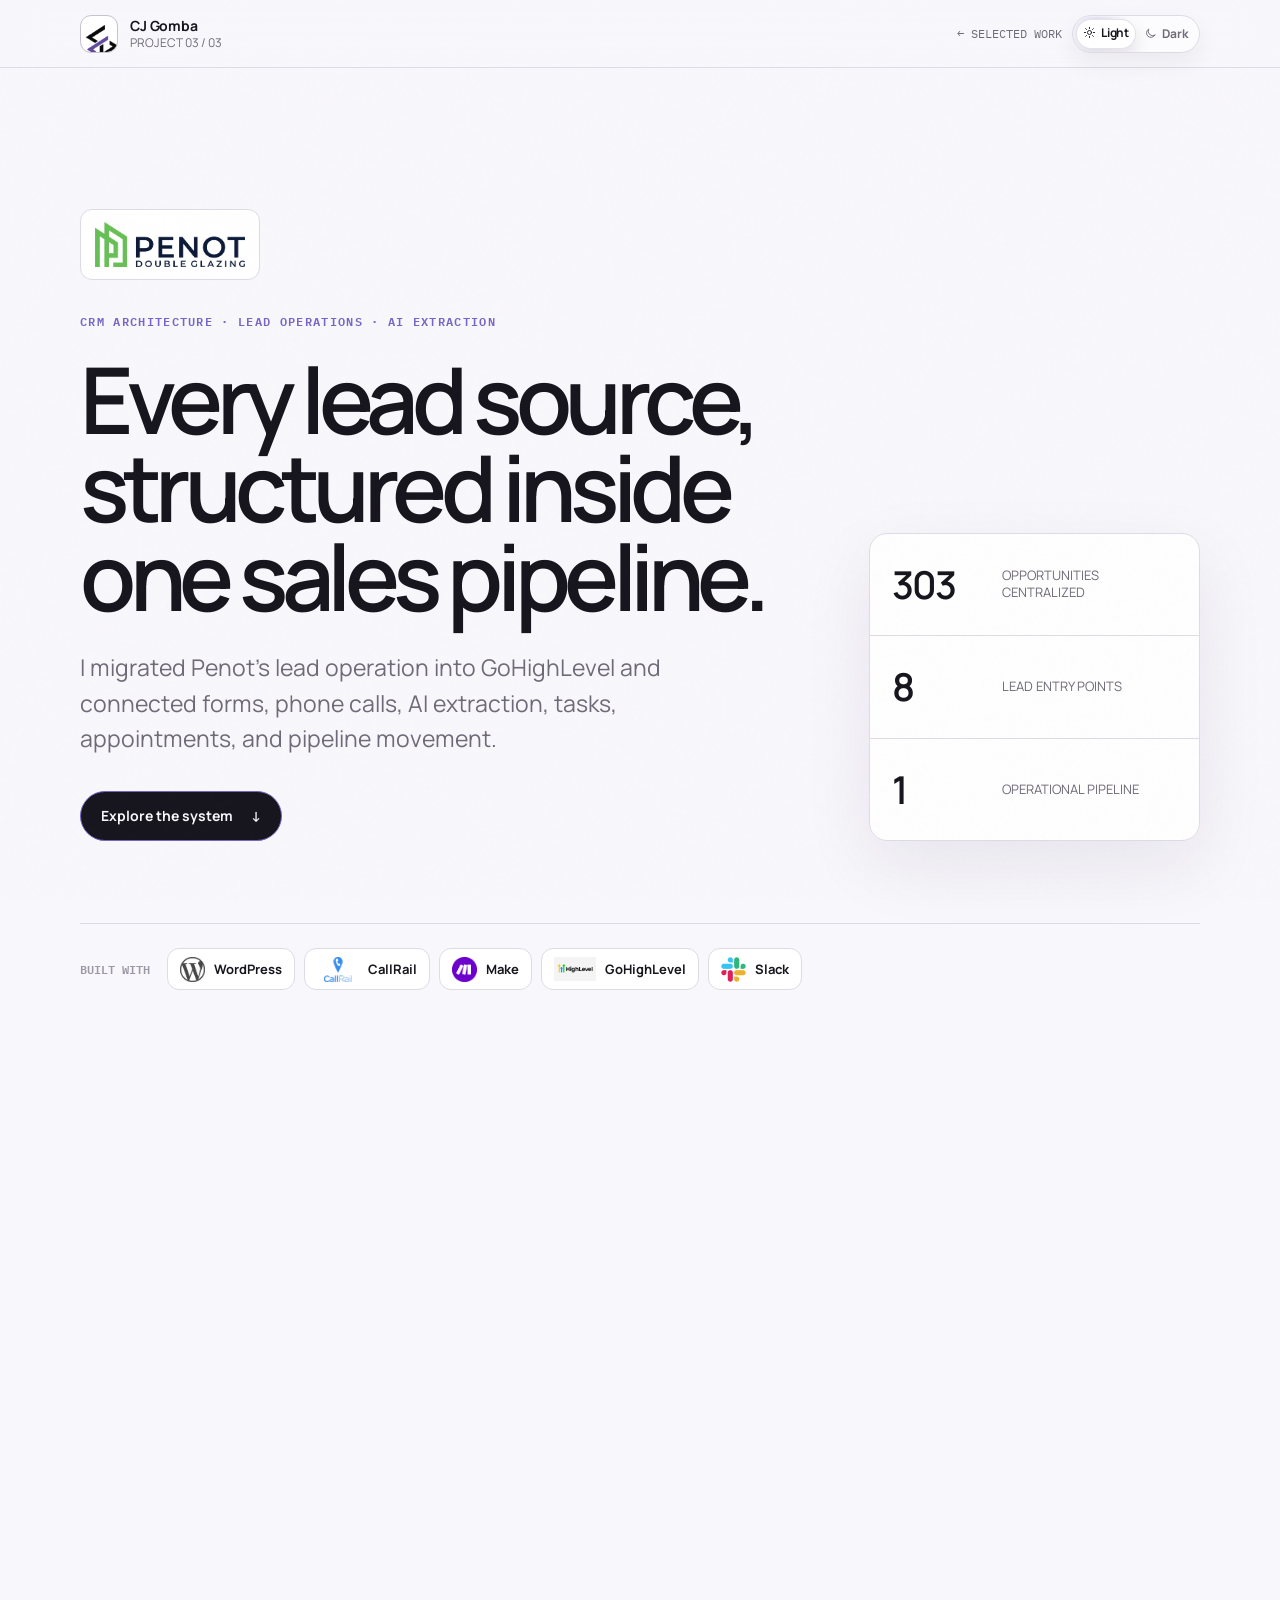
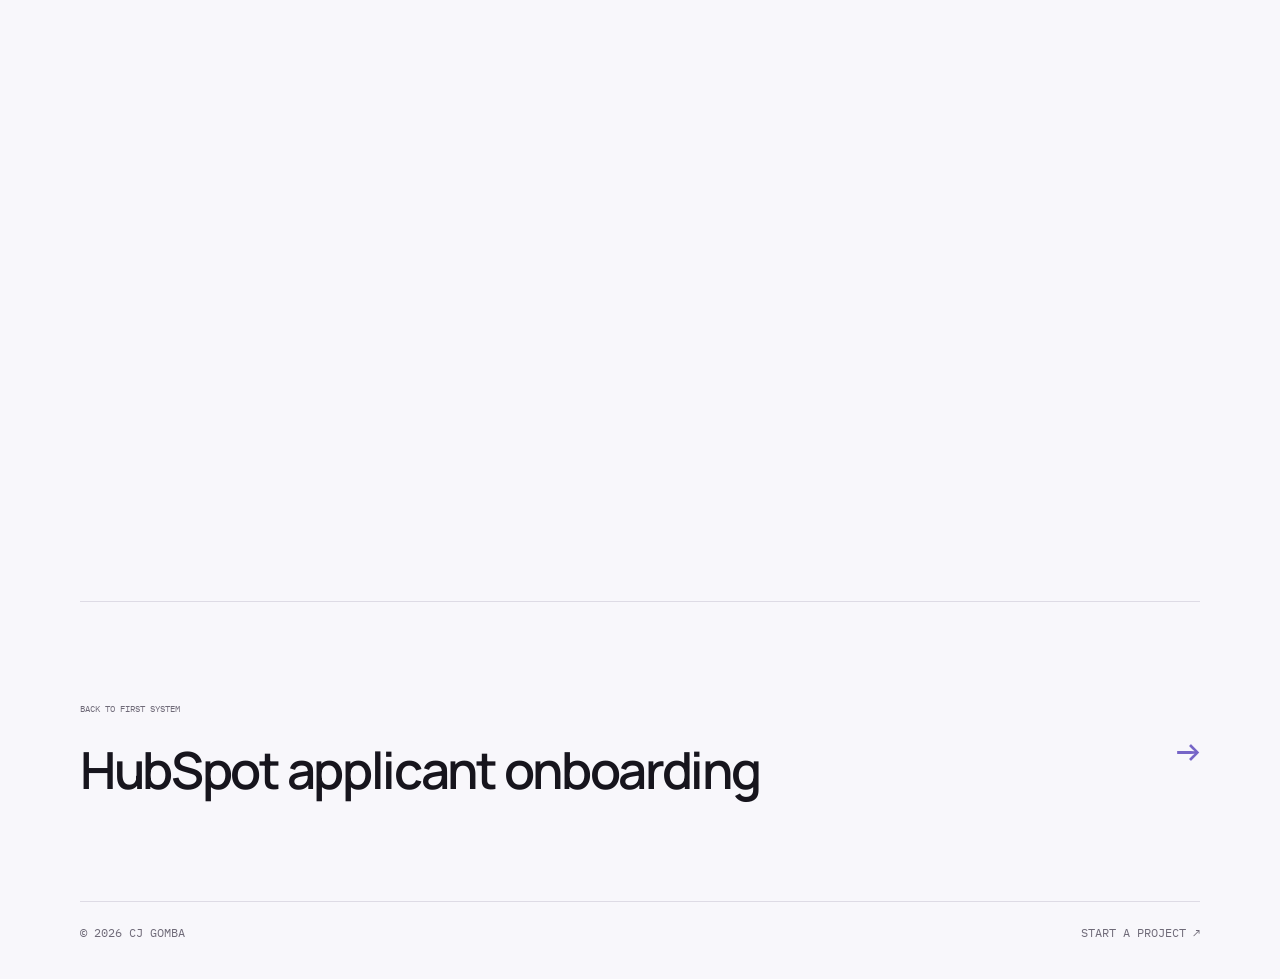
<file: projects/penot-crm-migration.html>
<!doctype html>
<html lang="en">
  <head>
    <meta charset="UTF-8" />
    <meta name="viewport" content="width=device-width, initial-scale=1.0" />
    <meta http-equiv="Content-Security-Policy" content="default-src 'self'; base-uri 'self'; form-action 'self'; object-src 'none'; script-src 'self'; style-src 'self'; img-src 'self' data:; font-src 'self'; connect-src 'none'; media-src 'none'; frame-src 'none'; worker-src 'none'; manifest-src 'self'; upgrade-insecure-requests" />
    <meta name="referrer" content="strict-origin-when-cross-origin" />
    <meta name="description" content="See how CJ Gomba centralized website and CallRail leads in GoHighLevel, using Make and AI to enrich records, assign tasks, and move the sales pipeline." />
    <meta name="author" content="CJ Gomba" />
    <meta name="robots" content="index, follow, max-image-preview:large" />
    <meta property="og:type" content="article" />
    <meta property="og:url" content="https://cjgomba-portfolio.pages.dev/projects/penot-crm-migration.html" />
    <meta property="og:site_name" content="CJ Gomba" />
    <meta property="og:title" content="Penot CRM and Pipeline Automation" />
    <meta property="og:description" content="Website and phone leads centralized into one GoHighLevel pipeline with AI enrichment, tasks, and automated stage movement." />
    <meta property="og:image" content="https://cjgomba-portfolio.pages.dev/assets/branding/cj-logo.png" />
    <meta name="twitter:card" content="summary_large_image" />
    <meta name="twitter:title" content="Penot CRM and Pipeline Automation" />
    <meta name="twitter:description" content="Website and phone leads centralized into one GoHighLevel pipeline with AI enrichment, tasks, and automated stage movement." />
    <meta name="twitter:image" content="https://cjgomba-portfolio.pages.dev/assets/branding/cj-logo.png" />
    <meta name="theme-color" content="#f8f7fb" />
    <title>Penot CRM and Pipeline System &mdash; CJ Gomba</title>
    <link rel="icon" href="../assets/favicon.svg" type="image/svg+xml" />
    <link rel="canonical" href="https://cjgomba-portfolio.pages.dev/projects/penot-crm-migration.html" />
    <link rel="manifest" href="../site.webmanifest" />
    <link rel="stylesheet" href="../styles.css" />
    <link rel="stylesheet" href="../project.css" />
    <script src="../theme-init.js"></script>
    <script src="../structured-data.js" defer></script>
  </head>
  <body class="project-page showcase-page">
    <div class="noise" aria-hidden="true"></div>
    <header class="study-header"><div class="study-shell">
      <a class="brand" href="../index.html"><span class="brand-mark brand-mark-image"><img src="../assets/branding/cj-logo.png" alt="" /></span><span class="brand-copy"><strong>CJ Gomba</strong><small>Project 03 / 03</small></span></a>
      <div class="study-header-actions"><a class="back-link" href="../index.html#work">&larr; Selected work</a><button class="theme-toggle" type="button" aria-label="Switch to dark theme" aria-pressed="false"><span class="theme-toggle-thumb" aria-hidden="true"></span><span class="theme-option theme-option-light" aria-hidden="true"><svg class="theme-icon" viewBox="0 0 24 24"><circle cx="12" cy="12" r="3.8"></circle><path d="M12 2.5v2.2M12 19.3v2.2M4.9 4.9l1.6 1.6M17.5 17.5l1.6 1.6M2.5 12h2.2M19.3 12h2.2M4.9 19.1l1.6-1.6M17.5 6.5l1.6-1.6"></path></svg><span>Light</span></span><span class="theme-option theme-option-dark" aria-hidden="true"><svg class="theme-icon" viewBox="0 0 24 24"><path d="M20.2 15.1A8.3 8.3 0 0 1 8.9 3.8 8.3 8.3 0 1 0 20.2 15.1Z"></path></svg><span>Dark</span></span></button></div>
    </div></header>

    <main id="top">
      <section class="showcase-hero study-shell reveal">
        <div class="client-lockup"><img src="../assets/logos/clients/penot-wordmark.png" alt="Penot Double Glazing" /></div>
        <p class="showcase-kicker">CRM architecture &middot; Lead operations &middot; AI extraction</p>
        <div class="showcase-hero-grid">
          <div>
            <h1>Every lead source, structured inside one sales pipeline.</h1>
            <p class="showcase-deck">I migrated Penot&apos;s lead operation into GoHighLevel and connected forms, phone calls, AI extraction, tasks, appointments, and pipeline movement.</p>
            <a class="showcase-primary-link" href="#system-map">Explore the system <span>&darr;</span></a>
          </div>
          <div class="showcase-proof">
            <div><strong>303</strong><span>opportunities centralized</span></div>
            <div><strong>8</strong><span>lead entry points</span></div>
            <div><strong>1</strong><span>operational pipeline</span></div>
          </div>
        </div>
        <div class="showcase-tool-ribbon" aria-label="Tools used">
          <span>Built with</span>
          <div class="showcase-tool"><img src="../assets/logos/tools/wordpress-icon.png" alt="" /><strong>WordPress</strong></div>
          <div class="showcase-tool"><img src="../assets/logos/tools/callrail-wordmark.png" alt="" /><strong>CallRail</strong></div>
          <div class="showcase-tool"><img src="../assets/logos/tools/make-icon.png" alt="" /><strong>Make</strong></div>
          <div class="showcase-tool"><img src="../assets/logos/tools/gohighlevel-wordmark.jpg" alt="" /><strong>GoHighLevel</strong></div>
          <div class="showcase-tool"><img src="../assets/logos/tools/slack-icon.png" alt="" /><strong>Slack</strong></div>
        </div>
      </section>

      <section class="showcase-section study-shell reveal" id="system-map">
        <div class="showcase-section-head"><div><span>01 / System map</span><h2>Different lead sources become one consistent record.</h2></div><p>The system normalizes web and phone enquiries before they enter the CRM.</p></div>
        <div class="architecture-board">
          <div class="architecture-grid">
            <div class="architecture-column">
              <small>LEAD SOURCES</small>
              <div class="source-stack">
                <div class="architecture-node"><img src="../assets/logos/tools/wordpress-icon.png" alt="" /><span><strong>5 website forms</strong><small>Quote and enquiry data</small></span></div>
                <div class="architecture-node"><img src="../assets/logos/tools/callrail-wordmark.png" alt="" /><span><strong>2 CallRail accounts</strong><small>Calls and transcripts</small></span></div>
                <div class="architecture-node"><span class="abstract-logo">&#9638;</span><span><strong>Additional form</strong><small>External lead source</small></span></div>
              </div>
            </div>
            <div class="architecture-bridge"><span></span><b>&rarr;</b></div>
            <div class="architecture-column architecture-core-column">
              <small>PROCESSING</small>
              <div class="architecture-core"><img src="../assets/logos/tools/make-icon.png" alt="Make" /><strong>Normalize, enrich, deduplicate, route</strong><span class="live-pulse">LIVE</span></div>
              <div class="ai-extraction-chip"><i>&#10022;</i><span><strong>AI extraction</strong><small>Name, budget, suburb, address, intent, notes</small></span></div>
            </div>
            <div class="architecture-bridge"><span></span><b>&rarr;</b></div>
            <div class="architecture-column">
              <small>CRM OUTPUT</small>
              <div class="architecture-output-grid"><span>Create contact</span><span>Create opportunity</span><span>Assign pipeline stage</span><span>Create next task</span></div>
            </div>
          </div>
          <div class="architecture-services">
            <div><img src="../assets/logos/tools/gohighlevel-wordmark.jpg" alt="" /><span><strong>GoHighLevel</strong><small>CRM + pipeline</small></span></div>
            <div><span class="abstract-logo">&#10022;</span><span><strong>AI</strong><small>Transcript enrichment</small></span></div>
            <div><img src="../assets/logos/tools/slack-icon.png" alt="" /><span><strong>Slack</strong><small>Team alerts</small></span></div>
          </div>
        </div>
      </section>

      <section class="showcase-section study-shell reveal">
        <div class="showcase-section-head"><div><span>02 / Production flow</span><h2>From enquiry to next action, automatically.</h2></div><p>Every lead arrives with enough context for the team to act instead of investigate.</p></div>
        <div class="production-flow">
          <article class="flow-step is-active"><i>01</i><span class="flow-icon">&#9742;</span><strong>Lead arrives</strong><small>Form or phone call</small></article>
          <b>&rarr;</b>
          <article class="flow-step"><i>02</i><span class="flow-icon">&#8644;</span><strong>Normalize</strong><small>Standard field structure</small></article>
          <b>&rarr;</b>
          <article class="flow-step"><i>03</i><span class="flow-icon">&#10022;</span><strong>Enrich</strong><small>AI extracts sales context</small></article>
          <b>&rarr;</b>
          <article class="flow-step"><i>04</i><span class="flow-icon">&#8981;</span><strong>Check</strong><small>Find contact and opportunity</small></article>
          <b>&rarr;</b>
          <article class="flow-step"><i>05</i><span class="flow-icon">&#9638;</span><strong>Update CRM</strong><small>Create or update records</small></article>
          <b>&rarr;</b>
          <article class="flow-step"><i>06</i><span class="flow-icon">&#10003;</span><strong>Assign action</strong><small>Stage, owner, task, alert</small></article>
        </div>
        <p class="flow-value">&rarr; The sales team receives structured context and a clear next action, not another raw enquiry.</p>
      </section>

      <section class="showcase-section study-shell reveal">
        <div class="showcase-section-head"><div><span>03 / Logic layer</span><h2>The pipeline responds to real operational events.</h2></div><p>Tasks, appointments, and completed work move the opportunity forward.</p></div>
        <div class="logic-matrix">
          <article><span>CALL RECEIVED</span><strong>Answered or missed?</strong><small>Answered calls are enriched from the transcript. Missed calls keep the phone number and source.</small><b>&rarr; Create the correct lead record</b></article>
          <article><span>RECORD CHECK</span><strong>Contact exists?</strong><small>The system searches before creating anything and updates the existing opportunity where possible.</small><b>&rarr; Reduce duplicates</b></article>
          <article><span>STAGE CHANGE</span><strong>What should happen next?</strong><small>Each pipeline stage creates the appropriate task and assigns the responsible team member.</small><b>&rarr; Clear ownership</b></article>
          <article><span>APPOINTMENT BOOKED</span><strong>Milestone completed?</strong><small>Booking a site measure moves the opportunity into Site Measure Booked automatically.</small><b>&rarr; Pipeline stays current</b></article>
        </div>
      </section>

      <section class="showcase-section study-shell reveal">
        <div class="showcase-section-head"><div><span>04 / Operational impact</span><h2>A clearer sales operation from first contact onward.</h2></div><p>The CRM reflects the real work instead of becoming another system the team must maintain.</p></div>
        <div class="transformation-board">
          <div class="transformation-column"><small>BEFORE</small><span>Leads spread across sources</span><span>Call details trapped in transcripts</span><span>Tasks created manually</span><span>Pipeline stages fall behind</span></div>
          <div class="transformation-core"><i>&rarr;</i><strong>Operational CRM</strong><small>Lead data, context, stage, and next action stay connected</small></div>
          <div class="transformation-column is-after"><small>AFTER</small><span>Leads centralized</span><span>Fewer missed details</span><span>Tasks assigned automatically</span><span>Pipeline mirrors the work</span></div>
        </div>
        <div class="showcase-value-callout"><span>THE OPERATIONAL VALUE</span><strong>The team spends less time reconstructing what happened and more time moving opportunities forward.</strong></div>
      </section>

      <section class="showcase-cta study-shell reveal"><div><span>Need your CRM to reflect the operation?</span><h2>Let&apos;s design a pipeline your team can actually run.</h2></div><a href="../index.html#contact">Start a project &nearr;</a></section>
      <section class="study-next study-shell"><a href="hubspot-onboarding.html#top"><div><small>Back to first system</small><strong>HubSpot applicant onboarding</strong></div><i>&rarr;</i></a></section>
    </main>
    <footer class="study-footer study-shell"><span>&copy; <span id="year"></span> CJ Gomba</span><a href="../index.html#contact">Start a project &nearr;</a></footer>
    <script src="../script.js"></script>
  </body>
</html>
</file>
<file: styles.css>
@font-face {
  font-family: "Manrope";
  src: url("assets/fonts/manrope-400.ttf") format("truetype");
  font-weight: 400;
  font-display: swap;
}

@font-face {
  font-family: "Manrope";
  src: url("assets/fonts/manrope-500.ttf") format("truetype");
  font-weight: 500;
  font-display: swap;
}

@font-face {
  font-family: "Manrope";
  src: url("assets/fonts/manrope-600.ttf") format("truetype");
  font-weight: 600;
  font-display: swap;
}

@font-face {
  font-family: "Manrope";
  src: url("assets/fonts/manrope-700.ttf") format("truetype");
  font-weight: 700;
  font-display: swap;
}

@font-face {
  font-family: "IBM Plex Mono";
  src: url("assets/fonts/ibm-plex-mono-400.ttf") format("truetype");
  font-weight: 400;
  font-display: swap;
}

@font-face {
  font-family: "IBM Plex Mono";
  src: url("assets/fonts/ibm-plex-mono-500.ttf") format("truetype");
  font-weight: 500;
  font-display: swap;
}

@font-face {
  font-family: "IBM Plex Mono";
  src: url("assets/fonts/ibm-plex-mono-600.ttf") format("truetype");
  font-weight: 600;
  font-display: swap;
}

:root {
  --bg: #f8f7fb;
  --surface: #ffffff;
  --surface-soft: #f0eef7;
  --ink: #17151d;
  --muted: #6f6a78;
  --subtle: #9d98a6;
  --line: #dedbe5;
  --line-strong: #c7c1d2;
  --accent: #7665c7;
  --accent-soft: #e8e3fa;
  --accent-bright: #9585df;
  --success: #528769;
  --sidebar: rgba(248, 247, 251, 0.92);
  --shadow: 0 24px 70px rgba(38, 30, 61, 0.08);
  --font-sans: "Manrope", "Aptos", ui-sans-serif, -apple-system, BlinkMacSystemFont, "Segoe UI", sans-serif;
  --font-mono: "IBM Plex Mono", "Cascadia Code", Consolas, monospace;
  --sidebar-width: 248px;
  color-scheme: light;
}

:root[data-theme="dark"] {
  --bg: #111015;
  --surface: #18171e;
  --surface-soft: #211f29;
  --ink: #f4f1f8;
  --muted: #aaa4b4;
  --subtle: #77717f;
  --line: #302e38;
  --line-strong: #45414e;
  --accent: #a594ec;
  --accent-soft: #2d2940;
  --accent-bright: #b7a8f6;
  --success: #72ad88;
  --sidebar: rgba(17, 16, 21, 0.92);
  --shadow: 0 24px 70px rgba(0, 0, 0, 0.22);
  color-scheme: dark;
}

* {
  box-sizing: border-box;
}

html {
  scroll-behavior: smooth;
  scroll-padding-top: 30px;
}

body {
  margin: 0;
  background: var(--bg);
  color: var(--ink);
  font-family: var(--font-sans);
  font-size: 17px;
  line-height: 1.6;
  transition: background-color 250ms ease, color 250ms ease;
}

body.menu-open {
  overflow: hidden;
}

::selection {
  background: var(--accent);
  color: #fff;
}

a {
  color: inherit;
  text-decoration: none;
}

button,
input,
textarea {
  color: inherit;
  font: inherit;
}

button {
  cursor: pointer;
}

.sr-only {
  position: absolute;
  width: 1px;
  height: 1px;
  padding: 0;
  margin: -1px;
  overflow: hidden;
  clip: rect(0, 0, 0, 0);
  white-space: nowrap;
  border: 0;
}

.noise {
  position: fixed;
  inset: 0;
  pointer-events: none;
  z-index: 20;
  opacity: 0.025;
  background-image: url("data:image/svg+xml,%3Csvg viewBox='0 0 180 180' xmlns='http://www.w3.org/2000/svg'%3E%3Cfilter id='n'%3E%3CfeTurbulence type='fractalNoise' baseFrequency='.9' numOctaves='2' stitchTiles='stitch'/%3E%3C/filter%3E%3Crect width='100%25' height='100%25' filter='url(%23n)' opacity='.55'/%3E%3C/svg%3E");
}

.sidebar {
  position: fixed;
  inset: 0 auto 0 0;
  z-index: 15;
  width: var(--sidebar-width);
  padding: 28px 24px 22px;
  display: flex;
  flex-direction: column;
  border-right: 1px solid var(--line);
  background: var(--sidebar);
  backdrop-filter: blur(18px);
}

.brand {
  display: flex;
  align-items: center;
  gap: 12px;
}

.brand-mark {
  width: 38px;
  height: 38px;
  display: grid;
  place-items: center;
  border: 1px solid var(--line-strong);
  border-radius: 50%;
  color: var(--accent);
  font: 700 12px/1 var(--font-mono);
  letter-spacing: -0.05em;
}

.brand-mark-image {
  overflow: hidden;
  border-radius: 11px;
  background: #fff;
}

.brand-mark-image img {
  width: 150%;
  max-width: none;
  height: 150%;
  object-fit: contain;
}

.brand-copy {
  display: flex;
  flex-direction: column;
  line-height: 1.3;
}

.brand-copy strong {
  font-size: 14px;
  letter-spacing: -0.01em;
}

.brand-copy small {
  color: var(--muted);
  font-size: 12px;
}

.side-nav {
  display: flex;
  flex-direction: column;
  margin-top: 72px;
}

.side-nav a {
  position: relative;
  padding: 10px 0;
  color: var(--muted);
  font-size: 14px;
  transition: color 180ms ease, transform 180ms ease;
}

.side-nav a span {
  display: inline-block;
  width: 30px;
  color: var(--subtle);
  font: 12px/1 var(--font-mono);
}

.side-nav a::after {
  content: "";
  position: absolute;
  left: -24px;
  top: 50%;
  width: 0;
  height: 1px;
  background: var(--accent);
  transition: width 180ms ease;
}

.side-nav a:hover,
.side-nav a.is-active {
  color: var(--ink);
  transform: translateX(4px);
}

.side-nav a.is-active::after {
  width: 14px;
}

.sidebar-bottom {
  margin-top: auto;
}

.availability {
  display: flex;
  align-items: center;
  gap: 8px;
  padding-bottom: 13px;
  border-bottom: 1px solid var(--line);
  font-size: 12px;
}

.status-dot {
  width: 7px;
  height: 7px;
  border-radius: 50%;
  background: var(--success);
  box-shadow: 0 0 0 4px color-mix(in srgb, var(--success) 14%, transparent);
}

.sidebar-bottom p {
  margin: 14px 0 18px;
  color: var(--muted);
  font-size: 12px;
  line-height: 1.6;
}

.sidebar-socials {
  display: flex;
  gap: 7px;
  margin: -3px 0 18px;
}

.sidebar-socials a {
  padding: 5px 7px;
  border: 1px solid var(--line);
  border-radius: 7px;
  color: var(--muted);
  font-size: 12px;
  transition: color 180ms ease, border-color 180ms ease, box-shadow 180ms ease;
}

.sidebar-socials a:hover {
  border-color: var(--accent);
  color: var(--ink);
  box-shadow: 0 0 18px color-mix(in srgb, var(--accent) 18%, transparent);
}

.sidebar-actions {
  display: grid;
  gap: 10px;
}

.theme-toggle {
  position: relative;
  isolation: isolate;
  width: 128px;
  min-height: 38px;
  display: grid;
  grid-template-columns: 1fr 1fr;
  align-items: center;
  padding: 3px;
  border: 1px solid var(--line);
  border-radius: 999px;
  color: var(--muted);
  background:
    radial-gradient(circle at 18% 18%, color-mix(in srgb, var(--accent) 18%, transparent), transparent 30%),
    color-mix(in srgb, var(--surface) 78%, var(--surface-soft));
  box-shadow:
    inset 0 1px 0 color-mix(in srgb, #fff 40%, transparent),
    0 10px 24px rgba(24, 18, 36, 0.06);
  cursor: pointer;
  overflow: hidden;
  transition:
    transform 220ms ease,
    border-color 220ms ease,
    box-shadow 220ms ease,
    background-color 220ms ease;
}

.sidebar-actions .theme-toggle {
  width: 100%;
}

.theme-toggle::before {
  content: "";
  position: absolute;
  inset: -35%;
  z-index: -1;
  background:
    radial-gradient(circle at 24% 50%, color-mix(in srgb, var(--accent) 22%, transparent), transparent 28%),
    radial-gradient(circle at 76% 50%, color-mix(in srgb, var(--accent-bright) 18%, transparent), transparent 30%);
  opacity: 0;
  transform: translateX(-14%) rotate(8deg);
  transition: opacity 260ms ease, transform 340ms ease;
}

.theme-toggle-thumb {
  position: absolute;
  top: 3px;
  left: 3px;
  width: calc(50% - 3px);
  height: calc(100% - 6px);
  border-radius: 999px;
  background: var(--surface);
  border: 1px solid color-mix(in srgb, var(--line) 80%, transparent);
  box-shadow:
    0 8px 18px rgba(37, 26, 58, 0.12),
    0 0 0 1px color-mix(in srgb, #fff 40%, transparent) inset;
  transform: translateX(0);
  transition:
    transform 340ms cubic-bezier(0.34, 1.56, 0.64, 1),
    background-color 220ms ease,
    box-shadow 220ms ease;
}

[data-theme="dark"] .theme-toggle-thumb {
  transform: translateX(calc(100% + 0px));
  background: color-mix(in srgb, var(--surface-soft) 76%, #0c0b10);
  box-shadow:
    0 8px 22px rgba(0, 0, 0, 0.24),
    0 0 18px color-mix(in srgb, var(--accent) 20%, transparent);
}

.theme-option {
  position: relative;
  z-index: 1;
  display: inline-flex;
  align-items: center;
  justify-content: center;
  gap: 5px;
  min-width: 0;
  color: var(--muted);
  font-size: 12px;
  font-weight: 700;
  letter-spacing: -0.02em;
  transition: color 180ms ease, transform 220ms ease;
}

.theme-icon {
  width: 13px;
  height: 13px;
  fill: none;
  stroke: currentColor;
  stroke-linecap: round;
  stroke-linejoin: round;
  stroke-width: 1.7;
}

:root:not([data-theme="dark"]) .theme-option-light,
[data-theme="dark"] .theme-option-dark {
  color: var(--ink);
  transform: translateY(-1px);
}

.theme-toggle:hover,
.theme-toggle:focus-visible {
  border-color: color-mix(in srgb, var(--accent) 72%, var(--line));
  box-shadow:
    0 0 0 4px color-mix(in srgb, var(--accent) 10%, transparent),
    0 14px 32px color-mix(in srgb, var(--accent) 16%, transparent);
  transform: translateY(-1px);
}

.theme-toggle:hover::before,
.theme-toggle:focus-visible::before {
  opacity: 1;
  transform: translateX(0) rotate(0deg);
}

.theme-toggle:active .theme-toggle-thumb {
  transform: translateX(2px) scale(0.96);
}

[data-theme="dark"] .theme-toggle:active .theme-toggle-thumb {
  transform: translateX(calc(100% - 2px)) scale(0.96);
}

@media (prefers-reduced-motion: reduce) {
  .theme-toggle,
  .theme-toggle::before,
  .theme-toggle-thumb,
  .theme-option {
    transition: none;
  }
}

.text-link,
.inline-link {
  color: var(--ink);
  font-size: 12px;
  font-weight: 600;
}

.sidebar-actions .text-link {
  display: inline-flex;
  align-items: center;
  justify-content: space-between;
  min-height: 36px;
  padding: 0 2px;
}

.text-link span,
.inline-link span {
  color: var(--accent);
}

.mobile-header {
  display: none;
}

main {
  margin-left: var(--sidebar-width);
  overflow: clip;
}

.section-shell {
  width: min(1180px, calc(100% - 80px));
  margin-inline: auto;
}

.hero {
  padding-top: clamp(80px, 10vw, 140px);
}

.hero-grid {
  display: grid;
  grid-template-columns: minmax(280px, 0.82fr) minmax(430px, 1.18fr);
  gap: clamp(55px, 8vw, 120px);
  align-items: center;
  max-width: 1020px;
  margin-inline: auto;
}

.portrait-card {
  position: relative;
  aspect-ratio: 0.92;
  overflow: hidden;
  border: 1px solid var(--line);
  background:
    radial-gradient(circle at 45% 35%, var(--accent-soft), transparent 32%),
    linear-gradient(145deg, var(--surface) 0%, var(--surface-soft) 100%);
}

.portrait-card::after {
  position: absolute;
  inset: 0;
  z-index: 3;
  background:
    linear-gradient(135deg, transparent 45%, color-mix(in srgb, var(--accent) 28%, transparent) 100%),
    linear-gradient(to top, rgba(9, 8, 14, 0.56), transparent 42%);
  content: "";
  pointer-events: none;
}

.portrait-photo {
  position: absolute;
  inset: 0;
  width: 100%;
  height: 100%;
  object-fit: cover;
  object-position: 50% 45%;
  filter: saturate(0.82) contrast(1.04);
  transition: transform 500ms cubic-bezier(0.2, 0.7, 0.2, 1), filter 350ms ease;
}

.portrait-card:hover .portrait-photo {
  transform: scale(1.035);
  filter: saturate(0.98) contrast(1.05);
}

.portrait-grid {
  position: absolute;
  inset: 0;
  z-index: 4;
  opacity: 0.34;
  background-image: radial-gradient(var(--muted) 0.7px, transparent 0.8px);
  background-size: 8px 8px;
  mask-image: linear-gradient(to bottom, black 15%, transparent 95%);
}

.portrait-orbit {
  position: absolute;
  z-index: 5;
  border: 1px solid var(--accent);
  border-radius: 50%;
  opacity: 0.5;
}

.portrait-orbit-one {
  width: 68%;
  height: 68%;
  left: 16%;
  top: 15%;
}

.portrait-orbit-two {
  width: 90%;
  height: 90%;
  left: 33%;
  top: 33%;
}

.portrait-initials {
  position: absolute;
  inset: 0;
  display: grid;
  place-items: center;
  color: var(--ink);
  font-size: clamp(84px, 10vw, 146px);
  font-weight: 800;
  letter-spacing: -0.12em;
  transform: translateX(-0.05em);
  mix-blend-mode: multiply;
}

[data-theme="dark"] .portrait-initials {
  mix-blend-mode: screen;
}

.portrait-initials::after {
  content: "";
  position: absolute;
  width: 58%;
  height: 58%;
  border-radius: 50%;
  background-image: radial-gradient(var(--bg) 1.2px, transparent 1.3px);
  background-size: 5px 5px;
  opacity: 0.56;
}

.portrait-label {
  position: absolute;
  z-index: 6;
  left: 18px;
  bottom: 15px;
  color: #fff;
  font: 12px/1 var(--font-mono);
  letter-spacing: 0.08em;
  text-transform: uppercase;
}

.eyebrow,
.section-index,
.case-kicker {
  margin: 0 0 18px;
  color: var(--muted);
  font: 12px/1.3 var(--font-mono);
  letter-spacing: 0.1em;
  text-transform: uppercase;
}

.eyebrow {
  display: flex;
  align-items: center;
  gap: 10px;
  color: var(--accent);
}

.eyebrow span {
  width: 22px;
  height: 1px;
  background: currentColor;
}

h1,
h2,
h3,
p {
  text-wrap: pretty;
}

h1 {
  max-width: 680px;
  margin: 0;
  font-size: clamp(48px, 5.3vw, 78px);
  font-weight: 560;
  letter-spacing: -0.062em;
  line-height: 0.98;
}

.hero-intro {
  max-width: 600px;
  margin: 27px 0 0;
  color: var(--muted);
  font-size: clamp(16px, 1.55vw, 20px);
  line-height: 1.6;
}

.hero-actions {
  display: flex;
  flex-wrap: wrap;
  gap: 10px;
  margin-top: 34px;
}

.button {
  min-height: 48px;
  display: inline-flex;
  align-items: center;
  justify-content: center;
  gap: 25px;
  padding: 0 18px;
  border: 1px solid transparent;
  border-radius: 2px;
  font-size: 12px;
  font-weight: 650;
  transition: transform 180ms ease, background-color 180ms ease, border-color 180ms ease;
}

.button:hover {
  transform: translateY(-2px);
}

.button-primary {
  background: var(--ink);
  color: var(--bg);
}

.button-primary:hover {
  background: var(--accent);
  color: #fff;
  box-shadow: 0 0 28px color-mix(in srgb, var(--accent) 32%, transparent);
}

.button-quiet {
  border-color: var(--line);
  background: var(--surface);
}

.button-quiet:hover {
  border-color: var(--accent);
  box-shadow: 0 0 22px color-mix(in srgb, var(--accent) 16%, transparent);
}

.button-resume {
  border-color: color-mix(in srgb, var(--accent) 55%, var(--line));
  color: var(--accent);
}

.button-resume:hover {
  border-color: var(--accent);
  background: var(--accent-soft);
  box-shadow: 0 0 24px color-mix(in srgb, var(--accent) 20%, transparent);
}

.hero-meta {
  display: flex;
  flex-wrap: wrap;
  gap: 8px;
  margin-top: 32px;
}

.hero-meta span {
  padding: 5px 8px;
  border: 1px solid var(--line);
  border-radius: 999px;
  color: var(--muted);
  font: 12px/1 var(--font-mono);
  letter-spacing: 0.04em;
  text-transform: uppercase;
}

.proof-strip {
  display: grid;
  grid-template-columns: repeat(4, 1fr);
  max-width: 1020px;
  margin: clamp(70px, 10vw, 130px) auto 0;
  border-block: 1px solid var(--line);
}

.proof-strip > div {
  min-height: 122px;
  display: flex;
  flex-direction: column;
  justify-content: center;
  padding: 18px 24px;
  border-right: 1px solid var(--line);
}

.proof-strip > div:last-child {
  border-right: 0;
}

.proof-strip strong {
  font: 500 clamp(20px, 2.1vw, 28px)/1 var(--font-mono);
  letter-spacing: -0.06em;
}

.proof-strip span {
  max-width: 190px;
  margin-top: 9px;
  color: var(--muted);
  font-size: 12px;
  line-height: 1.5;
  text-transform: uppercase;
}

.work-section,
.services-section,
.about-section,
.tools-section,
.contact-section {
  padding-top: clamp(115px, 14vw, 190px);
}

.section-heading {
  display: grid;
  grid-template-columns: 1.35fr 0.65fr;
  gap: 40px;
  align-items: end;
  padding-bottom: 33px;
  border-bottom: 1px solid var(--line);
}

.section-heading h2,
.about-intro h2,
.contact-panel h2 {
  max-width: 720px;
  margin: 0;
  font-size: clamp(34px, 4.2vw, 58px);
  font-weight: 520;
  letter-spacing: -0.052em;
  line-height: 1.04;
}

.section-heading > p {
  max-width: 390px;
  margin: 0 0 5px;
  color: var(--muted);
  font-size: 14px;
}

.case-study {
  display: grid;
  grid-template-columns: 1.02fr 0.98fr;
  min-height: 560px;
  border-bottom: 1px solid var(--line);
  isolation: isolate;
}

.case-study-reverse .case-copy {
  order: 2;
  border-right: 0;
  border-left: 1px solid var(--line);
}

.case-study-reverse .case-visual {
  order: 1;
}

.case-copy {
  position: relative;
  padding: clamp(55px, 7vw, 90px) clamp(30px, 5vw, 70px) clamp(55px, 7vw, 90px) 0;
  border-right: 1px solid var(--line);
}

.case-study-reverse .case-copy {
  padding-right: 0;
  padding-left: clamp(30px, 5vw, 70px);
}

.case-number {
  position: absolute;
  top: 65px;
  right: 28px;
  color: var(--line-strong);
  font: 12px/1 var(--font-mono);
}

.case-study-reverse .case-number {
  right: 0;
}

.case-copy h3 {
  max-width: 585px;
  margin: 0;
  font-size: clamp(28px, 3vw, 43px);
  font-weight: 530;
  letter-spacing: -0.045em;
  line-height: 1.08;
}

.case-copy > p:not(.case-kicker) {
  max-width: 560px;
  margin: 20px 0 0;
  color: var(--muted);
  font-size: 16px;
}

.outcome-list {
  max-width: 570px;
  margin: 32px 0 0;
  padding: 0;
  list-style: none;
  border-top: 1px solid var(--line);
}

.outcome-list li {
  position: relative;
  padding: 11px 15px 11px 21px;
  border-bottom: 1px solid var(--line);
  color: var(--muted);
  font-size: 12px;
}

.outcome-list li::before {
  content: "";
  position: absolute;
  top: 18px;
  left: 2px;
  width: 5px;
  height: 5px;
  border-radius: 50%;
  background: var(--accent);
}

.value-snapshot {
  display: grid;
  grid-template-columns: repeat(2, 1fr);
  max-width: 570px;
  margin-top: 28px;
  border-block: 1px solid var(--line);
}

.value-snapshot span {
  display: flex;
  flex-direction: column;
  min-height: 82px;
  justify-content: center;
  padding: 14px 18px;
  color: var(--muted);
  font-size: 12px;
  text-transform: uppercase;
}

.value-snapshot span:first-child {
  border-right: 1px solid var(--line);
}

.value-snapshot strong {
  margin-bottom: 5px;
  color: var(--ink);
  font: 500 17px/1 var(--font-mono);
  text-transform: none;
}

.case-footer {
  display: flex;
  gap: 18px;
  align-items: flex-end;
  justify-content: space-between;
  margin-top: 32px;
}

.tool-line {
  display: flex;
  flex-wrap: wrap;
  gap: 7px;
}

.tool-line span {
  min-height: 32px;
  display: inline-flex;
  align-items: center;
  gap: 7px;
  padding: 5px 9px 5px 6px;
  border: 1px solid var(--line);
  border-radius: 999px;
  background: var(--surface);
  color: var(--ink);
  font: 12px/1 var(--font-sans);
  font-weight: 600;
}

.tool-line span:not(:last-child)::after {
  content: none;
}

.home-tool-logo,
.home-tool-symbol {
  width: 22px;
  height: 22px;
  flex: 0 0 auto;
  object-fit: contain;
}

.home-tool-logo.is-wordmark {
  width: 29px;
}

.home-tool-logo.logo-on-dark {
  width: 29px;
  padding: 4px;
  border-radius: 6px;
  background: #17151d;
}

.home-tool-symbol {
  display: grid;
  place-items: center;
  border-radius: 6px;
  background: linear-gradient(135deg, #7665c7, #b591f0);
  color: #fff;
  font: 700 12px/1 var(--font-mono);
  font-style: normal;
}

.tool-line span {
  transition: transform 180ms ease, border-color 180ms ease, box-shadow 180ms ease;
}

.tool-line span:hover {
  transform: translateY(-2px);
  border-color: var(--accent);
  box-shadow: 0 0 20px color-mix(in srgb, var(--accent) 16%, transparent);
}

.case-toggle {
  flex: 0 0 auto;
  padding: 6px 0;
  border: 0;
  border-bottom: 1px solid var(--ink);
  background: transparent;
  font-size: 12px;
}

.case-toggle span {
  display: inline-block;
  width: 16px;
  margin-left: 6px;
  color: var(--accent);
  transition: transform 180ms ease;
}

.case-toggle[aria-expanded="true"] span {
  transform: rotate(45deg);
}

.project-card-link {
  flex: 0 0 auto;
  min-height: 54px;
  display: inline-flex;
  align-items: center;
  justify-content: space-between;
  gap: 34px;
  padding: 0 20px;
  border: 1px solid var(--ink);
  border-radius: 999px;
  background: var(--ink);
  color: var(--bg);
  font-size: 14px;
  font-weight: 700;
  box-shadow: 0 14px 35px rgba(23, 21, 29, 0.08);
  transition: background-color 180ms ease, border-color 180ms ease, color 180ms ease, transform 180ms ease, box-shadow 180ms ease;
}

.project-card-link:hover {
  border-color: var(--accent);
  background: var(--accent);
  color: #fff;
  transform: translateY(-3px);
  box-shadow: 0 0 0 5px var(--accent-soft), 0 18px 45px color-mix(in srgb, var(--accent) 24%, transparent);
}

.project-card-link span {
  color: currentColor;
}

.case-details {
  display: grid;
  grid-template-rows: 0fr;
  transition: grid-template-rows 280ms ease;
}

.case-details > p {
  min-height: 0;
  overflow: hidden;
  margin: 0;
  color: var(--muted);
  font-size: 12px;
}

.case-details.is-open {
  grid-template-rows: 1fr;
}

.case-details.is-open > p {
  margin-top: 24px;
  padding-top: 20px;
  border-top: 1px dashed var(--line);
}

.case-visual {
  position: relative;
  min-width: 0;
  overflow: hidden;
  padding: clamp(45px, 5vw, 70px);
  background-color: var(--surface);
  background-image: radial-gradient(var(--line-strong) 0.7px, transparent 0.7px);
  background-size: 10px 10px;
  transition: background-color 220ms ease, box-shadow 220ms ease;
}

.case-visual::before {
  content: "";
  position: absolute;
  inset: 12%;
  z-index: 0;
  border-radius: 999px;
  background: radial-gradient(circle, color-mix(in srgb, var(--accent) 18%, transparent), transparent 64%);
  filter: blur(30px);
  opacity: 0.35;
  transform: scale(0.9);
  transition: opacity 220ms ease, transform 220ms ease;
}

.case-study:hover .case-visual::before {
  opacity: 0.58;
  transform: scale(1);
}

.visual-topline {
  position: relative;
  z-index: 2;
  display: flex;
  justify-content: space-between;
  padding-bottom: 14px;
  border-bottom: 1px solid var(--line);
  color: var(--muted);
  font: 12px/1 var(--font-mono);
  letter-spacing: 0.08em;
}

.system-map {
  display: flex;
  flex-direction: column;
  justify-content: center;
}

.map-grid {
  position: relative;
  z-index: 1;
  display: grid;
  grid-template-columns: minmax(118px, 1fr) 48px minmax(118px, 1fr) 48px minmax(118px, 1fr);
  gap: 0;
  align-items: center;
  margin-top: 55px;
}

.map-node {
  min-height: 164px;
  display: flex;
  flex-direction: column;
  justify-content: center;
  align-items: flex-start;
  gap: 10px;
  padding: 22px;
  border: 1px solid var(--line);
  border-radius: 22px;
  background:
    linear-gradient(145deg, color-mix(in srgb, var(--surface) 95%, transparent), color-mix(in srgb, var(--accent-soft) 35%, var(--surface))),
    var(--surface);
  box-shadow: 0 18px 60px rgba(30, 23, 48, 0.08);
  transition: transform 220ms ease, border-color 220ms ease, box-shadow 220ms ease;
}

.map-node:hover,
.case-study:hover .hub-node {
  transform: translateY(-5px);
  border-color: var(--accent);
  box-shadow: 0 0 0 5px var(--accent-soft), 0 24px 70px rgba(30, 23, 48, 0.11);
}

.map-node img {
  width: 42px;
  height: 42px;
  object-fit: contain;
}

.source-node img {
  width: 78px;
  height: 42px;
  padding: 7px;
  border-radius: 10px;
  background: #17151d;
}

.map-icon {
  width: 42px;
  height: 42px;
  display: grid;
  place-items: center;
  border-radius: 14px;
  background: var(--accent-soft);
  color: var(--accent);
  font-size: 22px;
  font-weight: 800;
}

.map-node strong {
  font-size: 17px;
  line-height: 1.15;
  letter-spacing: -0.02em;
}

.map-node small {
  color: var(--muted);
  font-size: 12px;
  line-height: 1.35;
}

.map-connector {
  position: relative;
  height: 2px;
  overflow: hidden;
  background: var(--line-strong);
}

.map-connector::after {
  content: "";
  position: absolute;
  inset: 0;
  background: linear-gradient(90deg, transparent, var(--accent), transparent);
  animation: flowPulse 2.8s ease-in-out infinite;
}

.map-connector span {
  position: absolute;
  top: 50%;
  right: -1px;
  width: 10px;
  height: 10px;
  border-top: 2px solid var(--accent);
  border-right: 2px solid var(--accent);
  transform: translateY(-50%) rotate(45deg);
}

.branch-map {
  position: relative;
  z-index: 1;
  display: grid;
  grid-template-columns: repeat(3, 1fr);
  gap: 10px;
  margin-top: 38px;
}

.branch-map span {
  min-height: 74px;
  display: flex;
  flex-direction: column;
  justify-content: center;
  gap: 5px;
  padding: 15px;
  border: 1px solid var(--line);
  border-radius: 18px;
  background: var(--surface);
  color: var(--ink);
  font-size: 13px;
  font-weight: 700;
  transition: transform 180ms ease, border-color 180ms ease, box-shadow 180ms ease;
}

.branch-map span:hover {
  transform: translateY(-3px) rotate(-0.4deg);
  border-color: var(--accent);
  box-shadow: 0 0 25px color-mix(in srgb, var(--accent) 18%, transparent);
}

.branch-map b {
  color: var(--muted);
  font-size: 12px;
  font-weight: 600;
}

.live-pill {
  display: flex;
  align-items: center;
  gap: 6px;
}

.live-pill i {
  width: 5px;
  height: 5px;
  border-radius: 50%;
  background: var(--success);
}

.flow-stage {
  position: relative;
  z-index: 1;
  display: grid;
  grid-template-columns: 35px 1fr 12px;
  gap: 13px;
  align-items: center;
  min-height: 72px;
  padding: 12px 18px;
  border: 1px solid var(--line);
  background: var(--surface);
  box-shadow: 0 8px 30px rgba(30, 23, 48, 0.04);
}

.flow-stage:first-of-type {
  margin-top: 35px;
}

.flow-stage.is-active {
  border-color: var(--accent);
}

.flow-stage > span {
  color: var(--accent);
  font: 12px/1 var(--font-mono);
}

.flow-stage div {
  display: flex;
  flex-direction: column;
}

.flow-stage strong {
  font-size: 12px;
}

.flow-stage small {
  color: var(--muted);
  font-size: 12px;
}

.flow-stage > i {
  width: 8px;
  height: 8px;
  border: 1px solid var(--line-strong);
  border-radius: 50%;
}

.flow-stage.is-active > i {
  border-color: var(--success);
  background: var(--success);
  box-shadow: 0 0 0 4px color-mix(in srgb, var(--success) 13%, transparent);
}

.flow-line {
  width: 1px;
  height: 18px;
  margin-left: 35px;
  background: var(--line-strong);
}

.revenue-rail {
  position: relative;
  display: flex;
  justify-content: space-between;
  margin: 85px 0 65px;
}

.revenue-rail::before,
.rail-progress {
  content: "";
  position: absolute;
  z-index: 0;
  top: 16px;
  left: 16px;
  right: 16px;
  height: 1px;
  background: var(--line-strong);
}

.rail-progress {
  right: 50%;
  background: var(--accent);
  box-shadow: 0 0 18px color-mix(in srgb, var(--accent) 35%, transparent);
  transform-origin: left;
  animation: railGlow 3.2s ease-in-out infinite;
}

.rail-node {
  position: relative;
  z-index: 1;
  display: flex;
  flex-direction: column;
  align-items: center;
  gap: 10px;
  color: var(--muted);
  font: 12px/1 var(--font-mono);
  text-transform: uppercase;
}

.rail-node i {
  width: 34px;
  height: 34px;
  display: grid;
  place-items: center;
  border: 1px solid var(--line-strong);
  border-radius: 50%;
  background: var(--surface);
  font-style: normal;
  transition: transform 180ms ease, border-color 180ms ease, box-shadow 180ms ease;
}

.rail-node:hover i {
  transform: translateY(-4px) scale(1.04);
  border-color: var(--accent);
  box-shadow: 0 0 22px color-mix(in srgb, var(--accent) 22%, transparent);
}

.rail-node.is-done i {
  border-color: var(--accent);
  background: var(--accent);
  color: #fff;
}

.rail-node.is-current i {
  border-color: var(--accent);
  color: var(--accent);
  box-shadow: 0 0 0 5px var(--accent-soft);
}

.campaign-card {
  display: flex;
  align-items: center;
  justify-content: space-between;
  padding: 16px;
  border: 1px solid var(--line);
  border-radius: 18px;
  background: var(--surface);
  box-shadow: 0 18px 50px rgba(30, 23, 48, 0.06);
  transition: transform 180ms ease, border-color 180ms ease, box-shadow 180ms ease;
}

.campaign-card:hover {
  transform: translateY(-3px);
  border-color: var(--accent);
  box-shadow: 0 0 0 5px var(--accent-soft), 0 22px 60px rgba(30, 23, 48, 0.1);
}

.campaign-card div {
  display: flex;
  flex-direction: column;
}

.campaign-card small {
  color: var(--muted);
  font: 12px/1.4 var(--font-mono);
}

.campaign-card strong {
  margin-top: 3px;
  font-size: 12px;
}

.campaign-card > span {
  padding: 4px 8px;
  border-radius: 999px;
  background: var(--accent-soft);
  color: var(--accent);
  font: 12px/1 var(--font-mono);
  text-transform: uppercase;
}

.metric-pair {
  display: grid;
  grid-template-columns: 1fr 1fr;
  margin-top: 10px;
  border: 1px solid var(--line);
  border-radius: 18px;
  background: var(--surface);
  overflow: hidden;
}

.metric-pair div {
  display: flex;
  flex-direction: column;
  padding: 20px;
}

.metric-pair div:first-child {
  border-right: 1px solid var(--line);
}

.metric-pair strong {
  font: 500 26px/1 var(--font-mono);
}

.metric-pair span {
  margin-top: 7px;
  color: var(--muted);
  font-size: 12px;
  text-transform: uppercase;
}

.pipeline-columns {
  display: grid;
  grid-template-columns: repeat(3, 1fr);
  gap: 7px;
  margin-top: 38px;
}

.pipeline-column {
  min-width: 0;
  padding: 8px;
  border: 1px solid var(--line);
  border-radius: 18px;
  background: color-mix(in srgb, var(--surface) 92%, transparent);
  box-shadow: 0 18px 55px rgba(30, 23, 48, 0.05);
  transition: transform 190ms ease, border-color 190ms ease, box-shadow 190ms ease;
}

.pipeline-column:hover {
  transform: translateY(-5px);
  border-color: var(--accent);
  box-shadow: 0 0 0 5px var(--accent-soft), 0 22px 65px rgba(30, 23, 48, 0.1);
}

.pipeline-column header {
  display: flex;
  justify-content: space-between;
  gap: 5px;
  padding: 5px 3px 9px;
  border-bottom: 1px solid var(--line);
  font: 12px/1 var(--font-mono);
  text-transform: uppercase;
}

.pipeline-column header b {
  color: var(--accent);
  font-weight: 500;
}

.lead-card {
  display: flex;
  align-items: flex-start;
  gap: 7px;
  margin-top: 8px;
  padding: 10px 8px;
  border: 1px solid var(--line);
  border-radius: 13px;
  background: var(--surface);
  transition: transform 180ms ease, border-color 180ms ease;
}

.lead-card:hover {
  transform: translateX(3px);
  border-color: var(--accent);
}

.lead-card > i {
  width: 6px;
  height: 6px;
  flex: 0 0 auto;
  margin-top: 3px;
  border-radius: 50%;
  background: var(--success);
}

.lead-card span {
  min-width: 0;
  display: flex;
  flex-direction: column;
}

.lead-card strong,
.lead-card small {
  overflow: hidden;
  text-overflow: ellipsis;
  white-space: nowrap;
}

.lead-card strong {
  font-size: 12px;
  font-weight: 600;
}

.lead-card small {
  color: var(--muted);
  font-size: 12px;
}

.lead-card.faded {
  opacity: 0.57;
}

.lead-card.accent-card {
  border-color: var(--accent);
}

.ai-note {
  display: grid;
  grid-template-columns: 38px 1fr;
  gap: 13px;
  align-items: center;
  margin-top: 28px;
  padding: 14px;
  border: 1px solid var(--accent);
  border-radius: 18px;
  background: var(--surface);
  box-shadow: 0 0 35px color-mix(in srgb, var(--accent) 12%, transparent);
  transition: transform 180ms ease, box-shadow 180ms ease;
}

.ai-note:hover {
  transform: translateY(-3px);
  box-shadow: 0 0 45px color-mix(in srgb, var(--accent) 22%, transparent);
}

.ai-note > span {
  width: 38px;
  height: 38px;
  display: grid;
  place-items: center;
  border-radius: 50%;
  background: var(--accent-soft);
  color: var(--accent);
  font: 600 12px/1 var(--font-mono);
}

.ai-note p {
  margin: 0;
  color: var(--muted);
  font-size: 12px;
}

.ai-note strong {
  display: block;
  color: var(--ink);
  font-size: 12px;
}

.service-grid {
  display: grid;
  grid-template-columns: repeat(4, 1fr);
}

.service-card {
  position: relative;
  min-height: 320px;
  padding: 30px 26px;
  border-right: 1px solid var(--line);
  border-bottom: 1px solid var(--line);
  transition: background-color 200ms ease, transform 200ms ease;
}

.service-card:first-child {
  border-left: 1px solid var(--line);
}

.service-card:hover {
  z-index: 1;
  background: var(--surface);
  transform: translateY(-6px);
  box-shadow: var(--shadow);
}

.service-icon {
  width: 39px;
  height: 39px;
  display: grid;
  place-items: center;
  border: 1px solid var(--line);
  border-radius: 50%;
  color: var(--accent);
  font-family: var(--font-mono);
}

.service-card > p:first-of-type {
  margin: 70px 0 10px;
  color: var(--subtle);
  font: 12px/1 var(--font-mono);
}

.service-card h3 {
  margin: 0;
  font-size: 19px;
  font-weight: 580;
  letter-spacing: -0.025em;
  line-height: 1.2;
}

.service-card > p:last-child {
  margin: 16px 0 0;
  color: var(--muted);
  font-size: 12px;
  line-height: 1.65;
}

.about-layout {
  display: grid;
  grid-template-columns: 0.8fr 1.2fr;
  gap: clamp(60px, 11vw, 150px);
  padding-block: clamp(75px, 10vw, 130px);
  border-block: 1px solid var(--line);
}

.profile-links {
  display: flex;
  flex-wrap: wrap;
  gap: 8px;
  margin: 28px 0 20px;
}

.profile-links a {
  display: inline-flex;
  gap: 11px;
  align-items: center;
  min-height: 42px;
  padding: 0 13px;
  border: 1px solid var(--line);
  border-radius: 9px;
  background: var(--surface);
  color: var(--ink);
  font-size: 12px;
  font-weight: 650;
  transition: transform 180ms ease, border-color 180ms ease, box-shadow 180ms ease;
}

.profile-links a span {
  color: var(--accent);
}

.profile-links a:hover {
  transform: translateY(-2px);
  border-color: var(--accent);
  box-shadow: 0 0 24px color-mix(in srgb, var(--accent) 18%, transparent);
}

.about-copy {
  max-width: 660px;
}

.about-copy p {
  color: var(--muted);
  font-size: 14px;
}

.about-copy .large-copy {
  margin: 0 0 35px;
  color: var(--ink);
  font-size: clamp(24px, 2.6vw, 36px);
  line-height: 1.35;
  letter-spacing: -0.035em;
}

.inline-link {
  display: inline-block;
  margin-top: 20px;
  padding-bottom: 4px;
  border-bottom: 1px solid var(--ink);
}

.tool-marquee {
  overflow: hidden;
  padding-block: 28px;
  border-bottom: 1px solid var(--line);
  mask-image: linear-gradient(to right, transparent, black 7%, black 93%, transparent);
}

.tool-track {
  width: max-content;
  display: flex;
  gap: 12px;
  align-items: center;
  animation: marquee 32s linear infinite;
}

.tool-marquee:hover .tool-track {
  animation-play-state: paused;
}

.tool-track span {
  display: flex;
  gap: 10px;
  align-items: center;
  min-height: 54px;
  padding: 9px 15px;
  border: 1px solid var(--line);
  border-radius: 14px;
  background: var(--surface);
  color: var(--muted);
  transition: transform 180ms ease, border-color 180ms ease, box-shadow 180ms ease;
}

.tool-track span:hover {
  transform: translateY(-3px);
  border-color: var(--accent);
  box-shadow: 0 0 24px color-mix(in srgb, var(--accent) 17%, transparent);
}

.tool-track img {
  width: 30px;
  height: 30px;
  object-fit: contain;
}

.tool-track img[src*="gohighlevel"] {
  width: 48px;
}

.tool-track b {
  color: var(--ink);
  font-size: 13px;
  font-weight: 650;
  white-space: nowrap;
}

@keyframes marquee {
  to {
    transform: translateX(-50%);
  }
}

@keyframes flowPulse {
  0%,
  100% {
    transform: translateX(-120%);
    opacity: 0;
  }

  35%,
  65% {
    opacity: 1;
  }

  100% {
    transform: translateX(120%);
  }
}

@keyframes railGlow {
  0%,
  100% {
    opacity: 0.75;
    transform: scaleX(0.94);
  }

  50% {
    opacity: 1;
    transform: scaleX(1);
  }
}

.contact-section {
  padding-bottom: 70px;
}

.contact-panel {
  padding: clamp(40px, 7vw, 90px);
  border: 1px solid var(--line);
  background:
    linear-gradient(to right, transparent 49.9%, var(--line) 50%, transparent 50.1%),
    radial-gradient(var(--line-strong) 0.7px, transparent 0.7px),
    var(--surface);
  background-size: auto, 10px 10px, auto;
  box-shadow: var(--shadow);
}

.contact-grid {
  display: grid;
  grid-template-columns: 1fr 0.8fr;
  gap: clamp(55px, 9vw, 130px);
  margin-top: 25px;
}

.contact-grid > div > p {
  max-width: 520px;
  margin: 25px 0 0;
  color: var(--muted);
  font-size: 14px;
}

.contact-form {
  display: flex;
  flex-direction: column;
  gap: 18px;
  padding: 24px;
  border: 1px solid var(--line);
  background: var(--surface);
}

.contact-form label {
  display: flex;
  flex-direction: column;
}

.contact-form label > span {
  margin-bottom: 6px;
  color: var(--muted);
  font: 12px/1 var(--font-mono);
  text-transform: uppercase;
}

.contact-form input,
.contact-form textarea {
  width: 100%;
  padding: 11px 0;
  border: 0;
  border-bottom: 1px solid var(--line);
  border-radius: 0;
  outline: 0;
  background: transparent;
  font-size: 13px;
  resize: vertical;
}

.contact-form input:focus,
.contact-form textarea:focus {
  border-color: var(--accent);
}

.contact-form .is-invalid {
  border-color: #bb5555;
}

.contact-form .button {
  width: 100%;
  border: 0;
}

.form-note,
.form-status {
  margin: -7px 0 0;
  color: var(--subtle);
  font-size: 12px;
  line-height: 1.5;
}

.form-status {
  color: var(--accent);
}

.contact-bottom {
  display: flex;
  justify-content: space-between;
  gap: 20px;
  margin-top: 65px;
  padding-top: 18px;
  border-top: 1px solid var(--line);
  color: var(--muted);
  font: 12px/1.5 var(--font-mono);
  text-transform: uppercase;
}

.site-footer {
  display: flex;
  justify-content: space-between;
  align-items: center;
  padding-block: 25px 35px;
  color: var(--muted);
  font: 12px/1.5 var(--font-mono);
  text-transform: uppercase;
}

.site-footer a {
  color: var(--ink);
}

.js .reveal {
  opacity: 0;
  transform: translateY(22px);
  transition: opacity 650ms cubic-bezier(0.21, 1, 0.36, 1), transform 650ms cubic-bezier(0.21, 1, 0.36, 1);
}

.js .reveal.is-visible {
  opacity: 1;
  transform: translateY(0);
}

/* Readability floor for compact interface text */
.eyebrow,
.section-index,
.case-kicker {
  font-size: 12px;
}

.study-meta small,
.visual-topline,
.hero-system-label,
.system-flow-head,
.penot-map-heading {
  font-size: 12px;
}

@media (max-width: 1080px) {
  :root {
    --sidebar-width: 210px;
  }

  .sidebar {
    padding-inline: 20px;
  }

  .section-shell {
    width: min(1120px, calc(100% - 50px));
  }

  .hero-grid {
    grid-template-columns: 0.75fr 1.25fr;
    gap: 45px;
  }

  .service-grid {
    grid-template-columns: repeat(2, 1fr);
  }

  .service-card:nth-child(3) {
    border-left: 1px solid var(--line);
  }
}

@media (max-width: 820px) {
  html {
    scroll-padding-top: 85px;
  }

  .sidebar {
    display: none;
  }

  .mobile-header {
    position: fixed;
    inset: 0 0 auto;
    z-index: 30;
    height: 68px;
    display: flex;
    align-items: center;
    justify-content: space-between;
    padding-inline: 20px;
    border-bottom: 1px solid var(--line);
    background: var(--sidebar);
    backdrop-filter: blur(18px);
  }

  .mobile-header .brand {
    gap: 9px;
    font-size: 13px;
  }

  .mobile-header .brand-mark {
    width: 32px;
    height: 32px;
  }

  .mobile-header > div {
    display: flex;
    align-items: center;
    gap: 8px;
  }

  .mobile-header .theme-toggle {
    width: 114px;
    min-height: 34px;
  }

  .menu-button {
    width: 34px;
    height: 34px;
    display: flex;
    flex-direction: column;
    justify-content: center;
    gap: 5px;
    padding: 8px;
    border: 1px solid var(--line);
    border-radius: 50%;
    background: transparent;
  }

  .menu-button span:not(.sr-only) {
    width: 100%;
    height: 1px;
    background: var(--ink);
    transition: transform 180ms ease;
  }

  .menu-button[aria-expanded="true"] span:first-child {
    transform: translateY(3px) rotate(45deg);
  }

  .menu-button[aria-expanded="true"] span:nth-child(2) {
    transform: translateY(-3px) rotate(-45deg);
  }

  .mobile-menu {
    position: fixed;
    inset: 68px 0 auto;
    display: grid;
    grid-template-rows: repeat(5, 0fr);
    overflow: hidden;
    padding-inline: 20px;
    border-bottom: 0 solid var(--line);
    background: var(--bg);
    transition: grid-template-rows 230ms ease, padding 230ms ease, border-width 230ms ease;
  }

  .mobile-menu a {
    min-height: 0;
    overflow: hidden;
    opacity: 0;
    font-size: 18px;
    transition: opacity 120ms ease;
  }

  .mobile-menu.is-open {
    grid-template-rows: repeat(5, 1fr);
    padding-block: 25px;
    border-bottom-width: 1px;
  }

  .mobile-menu.is-open a {
    padding-block: 7px;
    opacity: 1;
  }

  main {
    margin-left: 0;
  }

  .section-shell {
    width: min(100% - 36px, 720px);
  }

  .hero {
    padding-top: 120px;
  }

  .hero-grid {
    grid-template-columns: 1fr;
  }

  .portrait-card {
    width: min(330px, 88vw);
    margin-inline: auto;
  }

  .hero-copy {
    text-align: center;
  }

  .eyebrow,
  .hero-actions,
  .hero-meta {
    justify-content: center;
  }

  .hero-intro {
    margin-inline: auto;
  }

  .proof-strip {
    grid-template-columns: repeat(2, 1fr);
  }

  .proof-strip > div:nth-child(2) {
    border-right: 0;
  }

  .proof-strip > div:nth-child(-n + 2) {
    border-bottom: 1px solid var(--line);
  }

  .section-heading {
    grid-template-columns: 1fr;
  }

  .case-study,
  .case-study-reverse {
    grid-template-columns: 1fr;
  }

  .case-copy,
  .case-study-reverse .case-copy {
    order: 1;
    padding: 60px 0;
    border-right: 0;
    border-left: 0;
  }

  .case-visual,
  .case-study-reverse .case-visual {
    order: 2;
    min-height: 510px;
    border-top: 1px solid var(--line);
  }

  .map-grid {
    grid-template-columns: 1fr 42px 1fr 42px 1fr;
  }

  .case-study-reverse .case-number {
    right: 28px;
  }

  .about-layout {
    grid-template-columns: 1fr;
  }

  .contact-panel {
    background:
      radial-gradient(var(--line-strong) 0.7px, transparent 0.7px),
      var(--surface);
    background-size: 10px 10px, auto;
  }

  .contact-grid {
    grid-template-columns: 1fr;
  }
}

@media (max-width: 420px) {
  .mobile-header {
    padding-inline: 14px;
  }

  .mobile-header .theme-toggle {
    width: 104px;
  }

  .mobile-header .theme-option {
    gap: 3px;
  }
}

@media (max-width: 560px) {
  .section-shell {
    width: calc(100% - 28px);
  }

  h1 {
    font-size: clamp(43px, 13.5vw, 63px);
  }

  .hero-actions {
    flex-direction: column;
  }

  .hero-actions .button {
    width: 100%;
  }

  .proof-strip {
    grid-template-columns: 1fr;
  }

  .proof-strip > div {
    min-height: 100px;
    border-right: 0;
    border-bottom: 1px solid var(--line);
  }

  .proof-strip > div:last-child {
    border-bottom: 0;
  }

  .case-number {
    top: 65px;
    right: 0;
  }

  .case-study-reverse .case-number {
    right: 0;
  }

  .case-copy h3 {
    padding-right: 0;
  }

  .case-footer {
    align-items: flex-start;
    flex-direction: column;
  }

  .case-visual {
    min-height: 460px;
    padding: 30px 18px;
  }

  .map-grid {
    grid-template-columns: 1fr;
    gap: 10px;
    margin-top: 32px;
  }

  .map-node {
    min-height: 126px;
  }

  .map-connector {
    width: 2px;
    height: 24px;
    margin-inline: auto;
  }

  .map-connector span {
    top: auto;
    right: 50%;
    bottom: -1px;
    transform: translateX(50%) rotate(135deg);
  }

  .branch-map {
    grid-template-columns: 1fr;
    margin-top: 18px;
  }

  .revenue-rail {
    margin-block: 60px 55px;
  }

  .rail-node {
    font-size: 12px;
  }

  .rail-node i {
    width: 29px;
    height: 29px;
  }

  .revenue-rail::before,
  .rail-progress {
    top: 14px;
  }

  .pipeline-columns {
    grid-template-columns: repeat(3, minmax(100px, 1fr));
    overflow-x: auto;
  }

  .service-grid {
    grid-template-columns: 1fr;
  }

  .service-card,
  .service-card:nth-child(3) {
    min-height: 260px;
    border-left: 1px solid var(--line);
  }

  .service-card > p:first-of-type {
    margin-top: 40px;
  }

  .contact-panel {
    padding: 35px 18px;
  }

  .contact-form {
    padding: 20px 16px;
  }

  .contact-bottom,
  .site-footer {
    align-items: flex-start;
    flex-direction: column;
  }
}

@media (prefers-reduced-motion: reduce) {
  html {
    scroll-behavior: auto;
  }

  *,
  *::before,
  *::after {
    animation-duration: 0.01ms !important;
    animation-iteration-count: 1 !important;
    scroll-behavior: auto !important;
    transition-duration: 0.01ms !important;
  }

  .js .reveal {
    opacity: 1;
    transform: none;
  }
}
</file>
<file: project.css>
.project-page main {
  margin-left: 0;
}

/* Premium project showcase */

.showcase-page {
  font-size: 17px;
}

.showcase-page small,
.showcase-page .back-link,
.showcase-page .study-footer {
  font-size: 12px;
}

.showcase-hero {
  padding: clamp(86px, 11vw, 150px) 0 clamp(76px, 9vw, 120px);
}

.showcase-kicker,
.showcase-section-head span,
.showcase-value-callout span,
.showcase-cta span {
  color: var(--accent);
  font: 600 12px/1.3 var(--font-mono);
  letter-spacing: 0.11em;
  text-transform: uppercase;
}

.showcase-hero-grid {
  display: grid;
  grid-template-columns: minmax(0, 1.35fr) minmax(280px, 0.65fr);
  gap: clamp(50px, 8vw, 120px);
  align-items: end;
  margin-top: 25px;
}

.showcase-hero h1 {
  max-width: 920px;
  margin: 0;
  font-size: clamp(52px, 7.2vw, 100px);
  font-weight: 560;
  letter-spacing: -0.07em;
  line-height: 0.96;
}

.showcase-deck {
  max-width: 760px;
  margin: 30px 0 0;
  color: var(--muted);
  font-size: clamp(18px, 1.8vw, 23px);
  line-height: 1.55;
}

.showcase-primary-link {
  display: inline-flex;
  align-items: center;
  gap: 18px;
  min-height: 50px;
  margin-top: 34px;
  padding: 0 20px;
  border: 1px solid var(--accent);
  border-radius: 999px;
  background: var(--ink);
  color: var(--bg);
  font-size: 14px;
  font-weight: 700;
  transition: transform 180ms ease, box-shadow 180ms ease, background 180ms ease;
}

.showcase-primary-link:hover {
  transform: translateY(-2px);
  background: var(--accent);
  box-shadow: 0 0 32px color-mix(in srgb, var(--accent) 34%, transparent);
}

.showcase-proof {
  display: grid;
  border: 1px solid var(--line);
  border-radius: 18px;
  background: color-mix(in srgb, var(--surface) 88%, transparent);
  box-shadow: var(--shadow);
}

.showcase-proof div {
  display: grid;
  grid-template-columns: minmax(92px, auto) 1fr;
  gap: 18px;
  align-items: center;
  padding: 20px 22px;
  border-bottom: 1px solid var(--line);
}

.showcase-proof div:last-child {
  border-bottom: 0;
}

.showcase-proof strong {
  font-size: clamp(28px, 3vw, 42px);
  font-weight: 550;
  letter-spacing: -0.05em;
}

.showcase-proof span {
  color: var(--muted);
  font-size: 13px;
  line-height: 1.35;
  text-transform: uppercase;
}

.showcase-tool-ribbon {
  display: flex;
  flex-wrap: wrap;
  gap: 9px;
  align-items: center;
  margin-top: clamp(50px, 7vw, 82px);
  padding-top: 24px;
  border-top: 1px solid var(--line);
}

.showcase-tool-ribbon > span {
  margin-right: 8px;
  color: var(--subtle);
  font: 600 12px/1 var(--font-mono);
  text-transform: uppercase;
}

.showcase-tool {
  display: inline-flex;
  gap: 9px;
  align-items: center;
  min-height: 42px;
  padding: 7px 12px;
  border: 1px solid var(--line);
  border-radius: 12px;
  background: var(--surface);
  transition: transform 180ms ease, border-color 180ms ease, box-shadow 180ms ease;
}

.showcase-tool:hover {
  transform: translateY(-2px);
  border-color: var(--accent);
  box-shadow: 0 0 25px color-mix(in srgb, var(--accent) 18%, transparent);
}

.showcase-tool img {
  width: 25px;
  height: 25px;
  object-fit: contain;
}

.showcase-tool img[src*="wordmark"],
.showcase-tool img[src*="gohighlevel"] {
  width: 42px;
}

.showcase-tool img[src*="jotform"] {
  padding: 4px;
  border-radius: 6px;
  background: #17151d;
}

.showcase-tool strong {
  font-size: 13px;
  font-weight: 650;
}

.client-lockup {
  width: 180px;
  margin-bottom: 34px;
  padding: 12px 14px;
  border: 1px solid var(--line);
  border-radius: 12px;
  background: #fff;
}

.client-lockup img {
  display: block;
  width: 100%;
  height: auto;
}

.showcase-section {
  padding: clamp(78px, 10vw, 130px) 0;
  border-top: 1px solid var(--line);
}

.showcase-section-head {
  display: grid;
  grid-template-columns: minmax(0, 1.25fr) minmax(260px, 0.55fr);
  gap: clamp(45px, 8vw, 110px);
  align-items: end;
  margin-bottom: clamp(38px, 5vw, 62px);
}

.showcase-section-head h2 {
  max-width: 900px;
  margin: 14px 0 0;
  font-size: clamp(36px, 5vw, 68px);
  font-weight: 540;
  letter-spacing: -0.06em;
  line-height: 1.02;
}

.showcase-section-head p {
  margin: 0;
  color: var(--muted);
  font-size: 16px;
  line-height: 1.65;
}

.architecture-board,
.logic-board,
.transformation-board,
.logic-matrix {
  position: relative;
  overflow: hidden;
  border: 1px solid var(--line);
  border-radius: 22px;
  background:
    radial-gradient(circle at 50% 50%, color-mix(in srgb, var(--accent-soft) 76%, transparent), transparent 43%),
    var(--surface);
  box-shadow: var(--shadow);
}

.architecture-board::before,
.logic-board::before,
.transformation-board::before {
  position: absolute;
  inset: 0;
  background-image: radial-gradient(var(--line) 1px, transparent 1px);
  background-size: 17px 17px;
  opacity: 0.28;
  content: "";
  pointer-events: none;
}

.architecture-grid {
  position: relative;
  z-index: 1;
  display: grid;
  grid-template-columns: minmax(190px, 1fr) 58px minmax(240px, 1.25fr) 58px minmax(220px, 1fr);
  align-items: center;
  padding: clamp(34px, 5vw, 64px);
}

.architecture-column {
  min-width: 0;
}

.architecture-column > small {
  display: block;
  margin-bottom: 13px;
  color: var(--subtle);
  font: 600 12px/1 var(--font-mono);
  letter-spacing: 0.08em;
}

.architecture-node,
.architecture-core,
.ai-extraction-chip {
  display: flex;
  gap: 14px;
  align-items: center;
  min-height: 86px;
  padding: 17px;
  border: 1px solid var(--line);
  border-radius: 15px;
  background: var(--surface);
  transition: transform 180ms ease, border-color 180ms ease, box-shadow 180ms ease;
}

.architecture-node:hover,
.architecture-core:hover,
.architecture-services > div:hover,
.ai-extraction-chip:hover {
  transform: translateY(-3px);
  border-color: var(--accent);
  box-shadow: 0 0 30px color-mix(in srgb, var(--accent) 20%, transparent);
}

.architecture-node img,
.architecture-services img {
  width: 42px;
  height: 42px;
  flex: 0 0 auto;
  object-fit: contain;
}

.architecture-node img[src*="wordmark"],
.architecture-services img[src*="wordmark"],
.architecture-services img[src*="gohighlevel"] {
  width: 56px;
}

.architecture-node img[src*="jotform"] {
  padding: 7px;
  border-radius: 8px;
  background: #17151d;
}

.architecture-node span,
.architecture-services span,
.ai-extraction-chip span {
  display: flex;
  min-width: 0;
  flex-direction: column;
}

.architecture-node strong,
.architecture-services strong,
.ai-extraction-chip strong {
  font-size: 14px;
}

.architecture-node small,
.architecture-services small,
.ai-extraction-chip small {
  margin-top: 4px;
  color: var(--muted);
  font-size: 12px;
  line-height: 1.35;
}

.architecture-bridge {
  display: flex;
  align-items: center;
  color: var(--accent);
}

.architecture-bridge span {
  width: 100%;
  height: 1px;
  background: linear-gradient(90deg, var(--line), var(--accent), var(--line));
  background-size: 200% 100%;
  animation: system-flow 3.2s linear infinite;
}

.architecture-bridge b {
  font-size: 18px;
}

.architecture-core {
  position: relative;
  min-height: 150px;
  flex-direction: column;
  justify-content: center;
  border-color: var(--accent);
  box-shadow: 0 0 38px color-mix(in srgb, var(--accent) 16%, transparent);
  text-align: center;
}

.architecture-core img {
  width: min(175px, 72%);
  max-height: 55px;
  object-fit: contain;
}

.architecture-core img[src*="make-icon"] {
  width: 58px;
  max-height: 58px;
}

.architecture-core strong {
  max-width: 260px;
  font-size: 14px;
}

.live-pulse {
  position: absolute;
  top: 12px;
  right: 12px;
  display: inline-flex;
  gap: 6px;
  align-items: center;
  color: var(--success);
  font: 600 12px/1 var(--font-mono);
}

.live-pulse::before {
  width: 7px;
  height: 7px;
  border-radius: 50%;
  background: currentColor;
  box-shadow: 0 0 13px currentColor;
  content: "";
  animation: live-pulse 2s ease-in-out infinite;
}

.architecture-output-grid {
  display: grid;
  grid-template-columns: repeat(2, minmax(0, 1fr));
  gap: 8px;
}

.architecture-output-grid span {
  display: grid;
  min-height: 70px;
  place-items: center;
  padding: 12px;
  border: 1px solid var(--line);
  border-radius: 12px;
  background: var(--surface);
  font-size: 12px;
  font-weight: 650;
  line-height: 1.3;
  text-align: center;
  transition: border-color 180ms ease, background 180ms ease;
}

.architecture-output-grid span:hover {
  border-color: var(--accent);
  background: var(--accent-soft);
}

.architecture-services {
  position: relative;
  z-index: 1;
  display: grid;
  grid-template-columns: repeat(4, minmax(0, 1fr));
  border-top: 1px solid var(--line);
}

.architecture-services > div {
  display: flex;
  gap: 12px;
  align-items: center;
  min-height: 82px;
  padding: 15px 18px;
  border-right: 1px solid var(--line);
  background: color-mix(in srgb, var(--surface) 88%, transparent);
  transition: transform 180ms ease, border-color 180ms ease, box-shadow 180ms ease;
}

.architecture-services > div:last-child {
  border-right: 0;
}

.abstract-logo {
  display: grid !important;
  width: 42px;
  height: 42px;
  flex: 0 0 auto;
  place-items: center;
  border-radius: 11px;
  background: var(--accent-soft);
  color: var(--accent);
  font-size: 21px;
}

.source-stack {
  display: grid;
  gap: 9px;
}

.ai-extraction-chip {
  min-height: 72px;
  margin-top: 10px;
}

.ai-extraction-chip > i {
  display: grid;
  width: 38px;
  height: 38px;
  flex: 0 0 auto;
  place-items: center;
  border-radius: 10px;
  background: var(--accent-soft);
  color: var(--accent);
  font-style: normal;
}

.production-flow {
  display: flex;
  align-items: stretch;
  overflow-x: auto;
  padding: 5px 2px 16px;
  scrollbar-color: var(--accent) transparent;
}

.production-flow > b {
  display: grid;
  width: 34px;
  flex: 0 0 34px;
  place-items: center;
  color: var(--accent);
  font-size: 18px;
}

.flow-step {
  position: relative;
  display: flex;
  min-width: 140px;
  min-height: 205px;
  flex: 1 0 140px;
  flex-direction: column;
  padding: 18px;
  border: 1px solid var(--line);
  border-radius: 15px;
  background: var(--surface);
  transition: transform 180ms ease, border-color 180ms ease, box-shadow 180ms ease;
}

.flow-step:hover,
.flow-step.is-active {
  transform: translateY(-4px);
  border-color: var(--accent);
  box-shadow: 0 0 30px color-mix(in srgb, var(--accent) 18%, transparent);
}

.flow-step i {
  color: var(--subtle);
  font: 600 12px/1 var(--font-mono);
  font-style: normal;
}

.flow-icon {
  display: grid;
  width: 46px;
  height: 46px;
  margin: 25px 0;
  place-items: center;
  border-radius: 50%;
  background: var(--accent-soft);
  color: var(--accent);
  font-size: 20px;
}

.flow-step strong {
  font-size: 15px;
}

.flow-step small {
  margin-top: 7px;
  color: var(--muted);
  font-size: 12px;
  line-height: 1.4;
}

.flow-value {
  margin: 20px 0 0;
  padding: 18px 20px;
  border-left: 3px solid var(--accent);
  background: var(--surface-soft);
  font-size: 15px;
  font-weight: 650;
  line-height: 1.5;
}

.logic-board {
  padding: clamp(32px, 5vw, 62px);
}

.logic-entry {
  position: relative;
  z-index: 1;
  display: grid;
  justify-items: center;
  gap: 10px;
}

.logic-entry span,
.logic-entry strong {
  min-width: 240px;
  padding: 14px 18px;
  border: 1px solid var(--line);
  border-radius: 12px;
  background: var(--surface);
  font-size: 14px;
  text-align: center;
}

.logic-entry strong {
  border-color: var(--accent);
  box-shadow: 0 0 28px color-mix(in srgb, var(--accent) 18%, transparent);
}

.logic-entry b {
  color: var(--accent);
}

.logic-routes {
  position: relative;
  z-index: 1;
  display: grid;
  grid-template-columns: repeat(3, 1fr);
  gap: 14px;
  margin-top: 44px;
}

.logic-route {
  display: grid;
  min-height: 190px;
  justify-items: start;
  padding: 20px;
  border: 1px solid var(--line);
  border-radius: 15px;
  background: var(--surface);
  transition: transform 180ms ease, border-color 180ms ease, box-shadow 180ms ease;
}

.logic-route:hover {
  transform: translateY(-3px);
  border-color: var(--accent);
  box-shadow: 0 0 28px color-mix(in srgb, var(--accent) 16%, transparent);
}

.logic-route i {
  display: grid;
  width: 38px;
  height: 38px;
  place-items: center;
  border-radius: 50%;
  background: var(--accent-soft);
  color: var(--accent);
  font-style: normal;
  font-weight: 700;
}

.logic-route strong {
  margin-top: 18px;
  font-size: 16px;
}

.logic-route small {
  margin-top: 5px;
  color: var(--muted);
  font-size: 12px;
}

.logic-route span {
  align-self: end;
  margin-top: 18px;
  color: var(--accent);
  font: 600 12px/1.3 var(--font-mono);
  text-transform: uppercase;
}

.logic-matrix {
  display: grid;
  grid-template-columns: repeat(2, 1fr);
}

.logic-matrix article {
  display: flex;
  min-height: 230px;
  flex-direction: column;
  padding: clamp(25px, 4vw, 42px);
  border-right: 1px solid var(--line);
  border-bottom: 1px solid var(--line);
  background: color-mix(in srgb, var(--surface) 88%, transparent);
  transition: background 180ms ease, box-shadow 180ms ease;
}

.logic-matrix article:nth-child(even) {
  border-right: 0;
}

.logic-matrix article:nth-last-child(-n + 2) {
  border-bottom: 0;
}

.logic-matrix article:hover {
  background: var(--surface);
  box-shadow: inset 0 0 0 1px var(--accent), 0 0 32px color-mix(in srgb, var(--accent) 14%, transparent);
}

.logic-matrix article > span {
  color: var(--accent);
  font: 600 12px/1 var(--font-mono);
  letter-spacing: 0.08em;
}

.logic-matrix strong {
  margin-top: 22px;
  font-size: clamp(20px, 2.3vw, 28px);
  letter-spacing: -0.03em;
}

.logic-matrix small {
  max-width: 490px;
  margin-top: 12px;
  color: var(--muted);
  font-size: 13px;
  line-height: 1.55;
}

.logic-matrix b {
  margin-top: auto;
  padding-top: 24px;
  color: var(--accent);
  font-size: 13px;
}

.transformation-board {
  display: grid;
  grid-template-columns: 1fr minmax(220px, 0.72fr) 1fr;
  gap: 18px;
  align-items: stretch;
  padding: clamp(28px, 5vw, 58px);
}

.transformation-column,
.transformation-core {
  position: relative;
  z-index: 1;
  display: grid;
  gap: 9px;
  padding: 20px;
  border: 1px solid var(--line);
  border-radius: 15px;
  background: var(--surface);
}

.transformation-column > small {
  margin-bottom: 8px;
  color: var(--subtle);
  font: 600 12px/1 var(--font-mono);
  letter-spacing: 0.08em;
}

.transformation-column > span {
  padding: 13px 14px;
  border: 1px solid var(--line);
  border-radius: 10px;
  color: var(--muted);
  font-size: 13px;
}

.transformation-column.is-after {
  border-color: var(--accent);
  box-shadow: 0 0 30px color-mix(in srgb, var(--accent) 14%, transparent);
}

.transformation-column.is-after > small,
.transformation-column.is-after > span {
  color: var(--ink);
}

.transformation-column.is-after > span::before {
  margin-right: 8px;
  color: var(--accent);
  content: "\2713";
}

.transformation-core {
  place-content: center;
  text-align: center;
}

.transformation-core i {
  color: var(--accent);
  font-size: 30px;
  font-style: normal;
}

.transformation-core strong {
  font-size: 17px;
}

.transformation-core small {
  color: var(--muted);
  font-size: 12px;
  line-height: 1.5;
}

.showcase-value-callout {
  display: grid;
  grid-template-columns: 180px 1fr;
  gap: 24px;
  align-items: start;
  margin-top: 18px;
  padding: 24px;
  border: 1px solid var(--accent);
  border-radius: 15px;
  background: var(--surface);
  box-shadow: 0 0 32px color-mix(in srgb, var(--accent) 12%, transparent);
}

.showcase-value-callout strong {
  max-width: 900px;
  font-size: clamp(18px, 2.3vw, 28px);
  line-height: 1.35;
  letter-spacing: -0.025em;
}

.showcase-cta {
  display: flex;
  gap: 35px;
  align-items: center;
  justify-content: space-between;
  margin-top: clamp(60px, 8vw, 110px);
  padding: clamp(32px, 5vw, 58px);
  border: 1px solid var(--line);
  border-radius: 22px;
  background:
    radial-gradient(circle at 82% 20%, var(--accent-soft), transparent 35%),
    var(--surface);
}

.showcase-cta h2 {
  max-width: 790px;
  margin: 13px 0 0;
  font-size: clamp(28px, 4vw, 50px);
  line-height: 1.05;
  letter-spacing: -0.05em;
}

.showcase-cta a {
  display: grid;
  min-width: 170px;
  min-height: 52px;
  place-items: center;
  border-radius: 999px;
  background: var(--ink);
  color: var(--bg);
  font-size: 14px;
  font-weight: 700;
  transition: transform 180ms ease, background 180ms ease, box-shadow 180ms ease;
}

.showcase-cta a:hover {
  transform: translateY(-3px);
  background: var(--accent);
  box-shadow: 0 0 35px color-mix(in srgb, var(--accent) 35%, transparent);
}

@keyframes system-flow {
  to { background-position: -200% 0; }
}

@keyframes live-pulse {
  50% { opacity: 0.4; transform: scale(0.78); }
}

@media (max-width: 940px) {
  .showcase-hero-grid,
  .showcase-section-head {
    grid-template-columns: 1fr;
  }

  .showcase-proof {
    grid-template-columns: repeat(3, 1fr);
  }

  .showcase-proof div {
    grid-template-columns: 1fr;
    border-right: 1px solid var(--line);
    border-bottom: 0;
  }

  .showcase-proof div:last-child {
    border-right: 0;
  }

  .architecture-board {
    overflow-x: auto;
  }

  .architecture-grid,
  .architecture-services {
    min-width: 900px;
  }

  .transformation-board {
    grid-template-columns: 1fr;
  }

  .transformation-core {
    min-height: 150px;
  }

  .transformation-core i {
    transform: rotate(90deg);
  }
}

@media (max-width: 620px) {
  .showcase-hero {
    padding-top: 72px;
  }

  .showcase-hero h1 {
    font-size: clamp(44px, 14vw, 62px);
  }

  .showcase-proof {
    grid-template-columns: 1fr;
  }

  .showcase-proof div {
    grid-template-columns: 92px 1fr;
    border-right: 0;
    border-bottom: 1px solid var(--line);
  }

  .showcase-tool-ribbon {
    align-items: stretch;
  }

  .showcase-tool-ribbon > span {
    width: 100%;
    margin-bottom: 3px;
  }

  .showcase-tool {
    flex: 1 1 calc(50% - 9px);
  }

  .logic-routes,
  .logic-matrix {
    grid-template-columns: 1fr;
  }

  .logic-matrix article,
  .logic-matrix article:nth-child(even),
  .logic-matrix article:nth-last-child(-n + 2) {
    border-right: 0;
    border-bottom: 1px solid var(--line);
  }

  .logic-matrix article:last-child {
    border-bottom: 0;
  }

  .showcase-value-callout {
    grid-template-columns: 1fr;
  }

  .showcase-cta {
    align-items: stretch;
    flex-direction: column;
  }

  .showcase-cta a {
    width: 100%;
  }
}

@media (prefers-reduced-motion: reduce) {
  .architecture-bridge span,
  .live-pulse::before {
    animation: none;
  }
}

.study-shell {
  width: min(1120px, calc(100% - 48px));
  margin-inline: auto;
}

.study-header {
  position: sticky;
  top: 0;
  z-index: 30;
  height: 68px;
  border-bottom: 1px solid var(--line);
  background: color-mix(in srgb, var(--bg) 88%, transparent);
  backdrop-filter: blur(18px);
}

.study-header .study-shell {
  height: 100%;
  display: flex;
  align-items: center;
  justify-content: space-between;
}

.study-header .brand-copy small {
  text-transform: uppercase;
}

.study-header-actions {
  display: flex;
  align-items: center;
  gap: 10px;
}

.study-header-actions .theme-toggle {
  flex: 0 0 128px;
}

.back-link {
  display: inline-flex;
  align-items: center;
  gap: 8px;
  color: var(--muted);
  font: 12px/1 var(--font-mono);
  text-transform: uppercase;
}

.back-link:hover {
  color: var(--ink);
}

.study-hero {
  padding: clamp(70px, 9vw, 125px) 0 40px;
}

.study-hero-grid {
  display: grid;
  grid-template-columns: 1.05fr 0.95fr;
  gap: clamp(50px, 8vw, 110px);
  align-items: center;
}

.study-count {
  margin: 0 0 24px;
  color: var(--accent);
  font: 10px/1 var(--font-mono);
  letter-spacing: 0.12em;
  text-transform: uppercase;
}

.study-hero h1 {
  max-width: 720px;
  margin: 0;
  font-size: clamp(46px, 6vw, 82px);
  font-weight: 540;
  letter-spacing: -0.065em;
  line-height: 0.98;
}

.study-deck {
  max-width: 660px;
  margin: 28px 0 0;
  color: var(--muted);
  font-size: clamp(17px, 1.7vw, 21px);
  line-height: 1.55;
}

.study-tags {
  display: flex;
  flex-wrap: wrap;
  gap: 7px;
  margin-top: 32px;
}

.study-tags span,
.criteria-list span {
  padding: 6px 9px;
  border: 1px solid var(--line);
  border-radius: 999px;
  color: var(--muted);
  font: 9px/1 var(--font-mono);
  text-transform: uppercase;
}

.study-hero-visual {
  position: relative;
  min-height: 440px;
  display: grid;
  place-items: center;
  overflow: hidden;
  border: 1px solid var(--line);
  background:
    radial-gradient(circle at 50% 40%, var(--accent-soft), transparent 38%),
    radial-gradient(var(--line-strong) 0.65px, transparent 0.75px),
    var(--surface);
  background-size: auto, 10px 10px, auto;
}

.study-hero-visual::before,
.study-hero-visual::after {
  content: "";
  position: absolute;
  border: 1px solid var(--accent);
  border-radius: 50%;
  opacity: 0.32;
}

.study-hero-visual::before {
  width: 300px;
  height: 300px;
}

.study-hero-visual::after {
  width: 410px;
  height: 410px;
  transform: translate(32%, 24%);
}

.hero-system {
  position: relative;
  z-index: 1;
  width: min(340px, 84%);
}

.hero-system-label {
  display: flex;
  justify-content: space-between;
  margin-bottom: 10px;
  color: var(--muted);
  font: 8px/1 var(--font-mono);
  letter-spacing: 0.1em;
}

.hero-system-card {
  display: grid;
  grid-template-columns: 34px 1fr auto;
  align-items: center;
  gap: 10px;
  padding: 14px;
  border: 1px solid var(--line);
  background: var(--surface);
  box-shadow: 0 14px 40px rgba(32, 24, 53, 0.07);
}

.hero-system-card + .hero-system-card {
  margin-top: 8px;
}

.hero-system-card.is-accent {
  border-color: var(--accent);
}

.hero-system-card > i {
  width: 29px;
  height: 29px;
  display: grid;
  place-items: center;
  border-radius: 50%;
  background: var(--accent-soft);
  color: var(--accent);
  font: normal 700 8px/1 var(--font-mono);
}

.hero-system-card div {
  display: flex;
  flex-direction: column;
}

.hero-system-card strong {
  font-size: 10px;
}

.hero-system-card small {
  color: var(--muted);
  font-size: 8px;
}

.hero-system-card > span {
  color: var(--success);
  font: 8px/1 var(--font-mono);
}

.study-meta {
  display: grid;
  grid-template-columns: repeat(4, 1fr);
  margin-top: 70px;
  border-block: 1px solid var(--line);
}

.study-meta div {
  padding: 20px 22px;
  border-right: 1px solid var(--line);
}

.study-meta div:last-child {
  border-right: 0;
}

.study-meta small {
  display: block;
  margin-bottom: 5px;
  color: var(--subtle);
  font: 8px/1 var(--font-mono);
  text-transform: uppercase;
}

.study-meta strong {
  font-size: 13px;
  font-weight: 600;
}

.study-story {
  padding-top: clamp(90px, 12vw, 160px);
}

.story-section {
  display: grid;
  grid-template-columns: 190px 1fr;
  gap: clamp(45px, 8vw, 110px);
  padding: clamp(60px, 8vw, 100px) 0;
  border-top: 1px solid var(--line);
}

.story-label {
  position: sticky;
  top: 100px;
  align-self: start;
}

.story-label span {
  color: var(--accent);
  font: 9px/1 var(--font-mono);
}

.story-label h2 {
  margin: 10px 0 0;
  font-size: 17px;
  font-weight: 600;
  letter-spacing: -0.02em;
}

.story-content > .lead {
  max-width: 830px;
  margin: 0;
  overflow-wrap: anywhere;
  font-size: clamp(26px, 3.4vw, 46px);
  line-height: 1.2;
  letter-spacing: -0.045em;
}

.story-content > .support {
  max-width: 720px;
  margin: 24px 0 0;
  color: var(--muted);
  font-size: 15px;
}

.story-cards {
  display: grid;
  grid-template-columns: repeat(3, 1fr);
  gap: 10px;
  margin-top: 44px;
}

.story-card {
  min-height: 185px;
  padding: 22px;
  border: 1px solid var(--line);
  background: var(--surface);
}

.story-card > span {
  color: var(--accent);
  font: 9px/1 var(--font-mono);
}

.story-card h3 {
  margin: 38px 0 10px;
  font-size: 15px;
  font-weight: 620;
}

.story-card p {
  margin: 0;
  color: var(--muted);
  font-size: 12px;
  line-height: 1.6;
}

.plan-steps {
  display: grid;
  gap: 0;
  margin-top: 42px;
  border-top: 1px solid var(--line);
}

.plan-step {
  display: grid;
  grid-template-columns: 45px 0.65fr 1fr;
  gap: 20px;
  align-items: baseline;
  padding: 20px 0;
  border-bottom: 1px solid var(--line);
}

.plan-step > span {
  color: var(--accent);
  font: 9px/1 var(--font-mono);
}

.plan-step strong {
  font-size: 13px;
}

.plan-step p {
  margin: 0;
  color: var(--muted);
  font-size: 12px;
}

.goal-block {
  padding: clamp(30px, 5vw, 60px);
  border-left: 3px solid var(--accent);
  background: var(--surface-soft);
}

.goal-block blockquote {
  margin: 0;
  font-size: clamp(28px, 3.8vw, 52px);
  line-height: 1.16;
  letter-spacing: -0.05em;
}

.criteria-list {
  display: flex;
  flex-wrap: wrap;
  gap: 7px;
  margin-top: 30px;
}

.system-flow-wrap {
  margin-top: 45px;
  padding: clamp(25px, 4vw, 45px);
  overflow: hidden;
  border: 1px solid var(--line);
  background:
    radial-gradient(var(--line-strong) 0.65px, transparent 0.75px),
    var(--surface);
  background-size: 10px 10px, auto;
}

.system-flow-head {
  display: flex;
  justify-content: space-between;
  padding-bottom: 16px;
  border-bottom: 1px solid var(--line);
  color: var(--muted);
  font: 8px/1 var(--font-mono);
  letter-spacing: 0.08em;
}

.system-flow {
  display: flex;
  align-items: stretch;
  justify-content: center;
  gap: 8px;
  margin-top: 38px;
}

.system-node {
  position: relative;
  min-width: 108px;
  flex: 1;
  padding: 15px 12px;
  border: 1px solid var(--line);
  background: var(--surface);
  text-align: center;
}

.system-node.is-accent {
  border-color: var(--accent);
  box-shadow: 0 0 0 4px var(--accent-soft);
}

.system-node > i {
  width: 28px;
  height: 28px;
  display: grid;
  place-items: center;
  margin: 0 auto 10px;
  border-radius: 50%;
  background: var(--accent-soft);
  color: var(--accent);
  font: normal 700 8px/1 var(--font-mono);
}

.system-node strong,
.system-node small {
  display: block;
}

.system-node strong {
  font-size: 10px;
}

.system-node small {
  margin-top: 3px;
  color: var(--muted);
  font-size: 8px;
}

.system-arrow {
  flex: 0 0 auto;
  display: grid;
  place-items: center;
  color: var(--accent);
  font-family: var(--font-mono);
}

.solution-list {
  display: grid;
  grid-template-columns: repeat(2, 1fr);
  margin-top: 35px;
  border-top: 1px solid var(--line);
}

.solution-item {
  padding: 24px 24px 24px 0;
  border-bottom: 1px solid var(--line);
}

.solution-item:nth-child(odd) {
  border-right: 1px solid var(--line);
}

.solution-item:nth-child(even) {
  padding-left: 24px;
}

.solution-item small {
  color: var(--accent);
  font: 8px/1 var(--font-mono);
}

.solution-item h3 {
  margin: 9px 0 7px;
  font-size: 15px;
}

.solution-item p {
  margin: 0;
  color: var(--muted);
  font-size: 11px;
}

.result-grid {
  display: grid;
  grid-template-columns: repeat(3, 1fr);
  gap: 10px;
  margin-top: 42px;
}

.result-card {
  min-height: 180px;
  display: flex;
  flex-direction: column;
  justify-content: space-between;
  padding: 25px;
  border: 1px solid var(--line);
  background: var(--surface);
}

.result-card.is-highlight {
  border-color: var(--accent);
  background: var(--accent);
  color: #fff;
}

.result-card strong {
  font: 500 clamp(28px, 3vw, 42px)/1 var(--font-mono);
  letter-spacing: -0.06em;
}

.result-card span {
  max-width: 190px;
  color: var(--muted);
  font-size: 11px;
  line-height: 1.5;
}

.result-card.is-highlight span {
  color: rgba(255, 255, 255, 0.76);
}

.value-statement {
  margin-top: 40px;
  padding: 24px 0 0;
  border-top: 1px solid var(--line);
  color: var(--muted);
  font-size: 13px;
}

.value-statement strong {
  color: var(--ink);
}

.study-next {
  padding: 90px 0;
  border-top: 1px solid var(--line);
}

.study-next a {
  display: flex;
  justify-content: space-between;
  align-items: center;
}

.study-next small {
  color: var(--muted);
  font: 9px/1 var(--font-mono);
  text-transform: uppercase;
}

.study-next strong {
  display: block;
  margin-top: 10px;
  font-size: clamp(26px, 4vw, 52px);
  font-weight: 520;
  letter-spacing: -0.045em;
}

.study-next i {
  color: var(--accent);
  font: normal 40px/1 var(--font-mono);
}

.study-footer {
  display: flex;
  justify-content: space-between;
  padding: 25px 0 40px;
  border-top: 1px solid var(--line);
  color: var(--muted);
  font: 8px/1 var(--font-mono);
  text-transform: uppercase;
}

/* Penot visual case study */
.penot-storyline {
  display: grid;
  grid-template-columns: 1fr 50px 1fr 50px 1fr;
  align-items: center;
  margin-bottom: 70px;
  padding: 18px;
  border: 1px solid var(--line);
  background: var(--surface);
}

.penot-story-step {
  display: flex;
  align-items: center;
  gap: 12px;
  min-height: 58px;
  padding: 11px 14px;
  border: 1px solid var(--line);
  transition: border-color 180ms ease, background-color 180ms ease, transform 180ms ease;
}

.penot-story-step:hover {
  border-color: var(--accent);
  background: var(--surface-soft);
  transform: translateY(-2px);
}

.penot-story-step > i {
  width: 31px;
  height: 31px;
  display: grid;
  place-items: center;
  flex: 0 0 auto;
  border-radius: 50%;
  background: var(--surface-soft);
  color: var(--muted);
  font: normal 600 11px/1 var(--font-mono);
}

.penot-story-step.is-system {
  border-color: var(--accent);
}

.penot-story-step.is-system > i {
  background: var(--accent-soft);
  color: var(--accent);
}

.penot-story-step.is-result > i {
  background: color-mix(in srgb, var(--success) 14%, var(--surface));
  color: var(--success);
}

.penot-story-step span {
  display: flex;
  flex-direction: column;
}

.penot-story-step small {
  color: var(--subtle);
  font: 8px/1 var(--font-mono);
}

.penot-story-step strong {
  margin-top: 5px;
  font-size: 12px;
}

.penot-story-arrow {
  color: var(--accent);
  font: 18px/1 var(--font-mono);
  text-align: center;
}

.penot-map-heading {
  display: flex;
  justify-content: space-between;
  align-items: center;
  padding-bottom: 14px;
  border-bottom: 1px solid var(--line);
  color: var(--muted);
  font: 8px/1 var(--font-mono);
  letter-spacing: 0.09em;
}

.penot-before-map,
.penot-tool-section,
.penot-automation-map {
  margin-top: 35px;
  padding: clamp(22px, 4vw, 36px);
  border: 1px solid var(--line);
  background:
    radial-gradient(var(--line-strong) 0.6px, transparent 0.7px),
    var(--surface);
  background-size: 10px 10px, auto;
}

.penot-before-grid {
  display: grid;
  grid-template-columns: 1fr 120px 0.8fr;
  align-items: center;
  gap: 20px;
  margin-top: 30px;
}

.penot-source-stack {
  display: grid;
  gap: 8px;
}

.penot-source-chip {
  display: flex;
  align-items: center;
  gap: 11px;
  padding: 12px;
  border: 1px solid var(--line);
  background: var(--surface);
}

.mini-logo {
  width: 29px;
  height: 29px;
  display: grid;
  place-items: center;
  flex: 0 0 auto;
  border-radius: 7px;
  font: normal 700 11px/1 var(--font-mono);
}

.wordpress-logo {
  border-radius: 50%;
  background: #21759b;
  color: #fff;
  font-family: Georgia, serif;
}

.callrail-logo {
  background: #f26b38;
  color: #fff;
}

.form-logo {
  background: var(--accent-soft);
  color: var(--accent);
}

.penot-source-chip > span {
  display: flex;
  flex-direction: column;
}

.penot-source-chip strong {
  font-size: 10px;
}

.penot-source-chip small {
  color: var(--muted);
  font-size: 8px;
}

.penot-break-lines {
  display: grid;
  gap: 28px;
}

.penot-break-lines span {
  position: relative;
  display: block;
  height: 1px;
  background: repeating-linear-gradient(to right, var(--line-strong) 0 7px, transparent 7px 12px);
}

.penot-break-lines span::after {
  content: "×";
  position: absolute;
  top: 50%;
  left: 48%;
  width: 20px;
  height: 20px;
  display: grid;
  place-items: center;
  border: 1px solid #b86464;
  border-radius: 50%;
  background: var(--surface);
  color: #b86464;
  font: 12px/1 var(--font-mono);
  transform: translate(-50%, -50%);
}

.penot-manual-box {
  display: flex;
  flex-direction: column;
  align-items: flex-start;
  min-height: 195px;
  justify-content: center;
  padding: 24px;
  border: 1px solid #b86464;
  background: color-mix(in srgb, #b86464 5%, var(--surface));
}

.penot-manual-box > i {
  width: 34px;
  height: 34px;
  display: grid;
  place-items: center;
  margin-bottom: 18px;
  border-radius: 50%;
  background: color-mix(in srgb, #b86464 12%, var(--surface));
  color: #b86464;
  font-style: normal;
}

.penot-manual-box strong {
  margin-bottom: 8px;
  font-size: 12px;
}

.penot-manual-box span {
  color: var(--muted);
  font-size: 9px;
  line-height: 1.8;
}

.penot-problem-pills {
  display: flex;
  flex-wrap: wrap;
  gap: 7px;
  margin-top: 15px;
}

.penot-problem-pills span {
  display: inline-flex;
  align-items: center;
  gap: 7px;
  padding: 7px 10px;
  border: 1px solid var(--line);
  color: var(--muted);
  font-size: 9px;
}

.penot-problem-pills i {
  color: #b86464;
  font: normal 12px/1 var(--font-mono);
}

.penot-plan-grid {
  display: grid;
  grid-template-columns: repeat(4, 1fr);
  gap: 8px;
  margin-top: 38px;
}

.penot-plan-card {
  position: relative;
  min-height: 190px;
  display: flex;
  flex-direction: column;
  padding: 18px;
  border: 1px solid var(--line);
  background: var(--surface);
}

.penot-plan-card > span {
  color: var(--subtle);
  font: 8px/1 var(--font-mono);
}

.penot-plan-card > i {
  width: 38px;
  height: 38px;
  display: grid;
  place-items: center;
  margin: 38px 0 18px;
  border: 1px solid var(--line);
  border-radius: 50%;
  color: var(--accent);
  font-style: normal;
}

.penot-plan-card strong {
  font-size: 11px;
}

.penot-plan-card small {
  margin-top: 5px;
  color: var(--muted);
  font-size: 10px;
  line-height: 1.5;
}

.penot-goal-visual {
  position: relative;
  min-height: 470px;
  display: grid;
  place-items: center;
  overflow: hidden;
  border: 1px solid var(--line);
  background:
    radial-gradient(var(--line-strong) 0.6px, transparent 0.7px),
    var(--surface);
  background-size: 10px 10px, auto;
}

.penot-goal-orbit {
  position: absolute;
  width: 330px;
  height: 330px;
  border: 1px solid var(--accent);
  border-radius: 50%;
  opacity: 0.42;
}

.penot-goal-orbit::before,
.penot-goal-orbit::after {
  content: "";
  position: absolute;
  inset: 40px;
  border: 1px solid var(--line-strong);
  border-radius: 50%;
}

.penot-goal-orbit::after {
  inset: 80px;
}

.penot-goal-core {
  position: relative;
  z-index: 1;
  width: 230px;
  height: 230px;
  display: flex;
  flex-direction: column;
  align-items: center;
  justify-content: center;
  border-radius: 50%;
  background: var(--ink);
  color: var(--bg);
  text-align: center;
}

.penot-goal-core small {
  margin-bottom: 14px;
  color: var(--accent-bright);
  font: 8px/1 var(--font-mono);
  letter-spacing: 0.1em;
}

.penot-goal-core strong {
  font-size: 22px;
  line-height: 1.25;
}

.penot-goal-tag {
  position: absolute;
  z-index: 2;
  padding: 8px 11px;
  border: 1px solid var(--accent);
  background: var(--surface);
  color: var(--muted);
  font: 8px/1 var(--font-mono);
  text-transform: uppercase;
}

.tag-one {
  top: 12%;
  left: 9%;
}

.tag-two {
  top: 17%;
  right: 7%;
}

.tag-three {
  bottom: 17%;
  left: 8%;
}

.tag-four {
  right: 10%;
  bottom: 12%;
}

.penot-tool-section {
  margin-top: 40px;
}

.penot-tool-grid {
  display: grid;
  grid-template-columns: repeat(3, 1fr);
  gap: 8px;
  margin-top: 24px;
}

.penot-tool-card {
  display: flex;
  align-items: center;
  gap: 12px;
  min-height: 76px;
  padding: 13px;
  border: 1px solid var(--line);
  background: var(--surface);
}

.tool-logo-mark {
  position: relative;
  width: 39px;
  height: 39px;
  display: grid;
  place-items: center;
  flex: 0 0 auto;
  overflow: hidden;
  border-radius: 10px;
  font-style: normal;
}

.wordpress-mark {
  border: 2px solid #21759b;
  border-radius: 50%;
  color: #21759b;
  font: 700 18px/1 Georgia, serif;
}

.callrail-mark {
  display: flex;
  align-items: center;
  justify-content: center;
  gap: 3px;
  background: #f26b38;
}

.callrail-mark b {
  width: 3px;
  border-radius: 3px;
  background: #fff;
}

.callrail-mark b:nth-child(1) { height: 11px; }
.callrail-mark b:nth-child(2) { height: 22px; }
.callrail-mark b:nth-child(3) { height: 15px; }

.make-mark {
  display: flex;
  align-items: flex-end;
  justify-content: center;
  gap: 3px;
  background: #6d00cc;
}

.make-mark b {
  width: 7px;
  background: #fff;
  transform: skew(-15deg);
}

.make-mark b:nth-child(1) { height: 14px; }
.make-mark b:nth-child(2) { height: 23px; }
.make-mark b:nth-child(3) { height: 18px; }

.ai-mark {
  background: linear-gradient(135deg, #7665c7, #b591f0);
  color: #fff;
  font-size: 19px;
}

.ghl-mark {
  background: #111827;
}

.ghl-mark b {
  position: absolute;
  width: 6px;
  height: 25px;
  border-radius: 4px;
  transform: rotate(45deg);
}

.ghl-mark b:first-child {
  left: 13px;
  background: #f5c542;
}

.ghl-mark b:last-child {
  right: 11px;
  background: #4bc97b;
  transform: rotate(-45deg);
}

.slack-mark {
  background: #fff;
  box-shadow: inset 0 0 0 1px #e7e7e7;
}

.slack-mark b {
  position: absolute;
  width: 7px;
  height: 17px;
  border-radius: 5px;
}

.slack-mark b:nth-child(1) { left: 11px; top: 5px; background: #36c5f0; }
.slack-mark b:nth-child(2) { right: 8px; top: 11px; background: #2eb67d; transform: rotate(90deg); }
.slack-mark b:nth-child(3) { right: 11px; bottom: 5px; background: #ecb22e; }
.slack-mark b:nth-child(4) { left: 8px; bottom: 11px; background: #e01e5a; transform: rotate(90deg); }

.penot-tool-card > span {
  display: flex;
  flex-direction: column;
}

.penot-tool-card strong {
  font-size: 11px;
}

.penot-tool-card small {
  color: var(--muted);
  font-size: 9px;
}

.penot-automation-map {
  margin-top: 18px;
}

.penot-automation-grid {
  display: grid;
  grid-template-columns: 1fr 28px 1fr 28px 1fr 28px 1fr;
  align-items: stretch;
  gap: 6px;
  margin-top: 28px;
}

.penot-flow-column {
  min-width: 0;
  display: flex;
  flex-direction: column;
  gap: 7px;
}

.penot-flow-column > small,
.penot-pipeline-track > small {
  color: var(--subtle);
  font: 8px/1 var(--font-mono);
}

.penot-flow-mini {
  display: flex;
  align-items: center;
  gap: 7px;
  min-height: 43px;
  padding: 7px;
  border: 1px solid var(--line);
  background: var(--surface);
  font-size: 8px;
}

.penot-flow-mini .mini-logo {
  width: 25px;
  height: 25px;
  font-size: 9px;
}

.penot-flow-main {
  min-height: 143px;
  flex: 1;
  display: flex;
  flex-direction: column;
  justify-content: center;
  align-items: center;
  padding: 15px 9px;
  border: 1px solid var(--line);
  background: var(--surface);
  text-align: center;
}

.penot-flow-main > .tool-logo-mark {
  margin-bottom: 12px;
}

.penot-flow-main strong {
  font-size: 10px;
}

.penot-flow-main > span {
  max-width: 125px;
  margin-top: 4px;
  color: var(--muted);
  font-size: 8px;
}

.ai-flow {
  border-color: var(--accent);
}

.penot-flow-arrow {
  display: grid;
  place-items: center;
  color: var(--accent);
  font: 17px/1 var(--font-mono);
}

.penot-pipeline-track {
  margin-top: 26px;
  padding-top: 23px;
  border-top: 1px solid var(--line);
}

.penot-pipeline-stages {
  display: flex;
  align-items: center;
  gap: 7px;
  margin-top: 13px;
}

.penot-pipeline-stages span {
  min-height: 52px;
  flex: 1;
  display: flex;
  align-items: center;
  justify-content: center;
  gap: 7px;
  padding: 8px;
  border: 1px solid var(--line);
  background: var(--surface);
  font-size: 8px;
  text-align: center;
}

.penot-pipeline-stages span.is-current {
  border-color: var(--accent);
}

.penot-pipeline-stages span i {
  width: 18px;
  height: 18px;
  display: grid;
  place-items: center;
  flex: 0 0 auto;
  border-radius: 50%;
  background: var(--surface-soft);
  color: var(--accent);
  font: normal 7px/1 var(--font-mono);
}

.penot-pipeline-stages > b {
  color: var(--accent);
  font: 400 12px/1 var(--font-mono);
}

.penot-trigger-row {
  display: grid;
  grid-template-columns: repeat(3, 1fr);
  gap: 7px;
  margin-top: 15px;
}

.penot-trigger-row > div {
  display: flex;
  align-items: center;
  gap: 9px;
  padding: 12px;
  border: 1px solid var(--line);
  background: var(--surface-soft);
}

.penot-trigger-row > div > i {
  width: 28px;
  height: 28px;
  display: grid;
  place-items: center;
  flex: 0 0 auto;
  border-radius: 50%;
  background: var(--surface);
  color: var(--accent);
  font-style: normal;
}

.penot-trigger-row span {
  display: flex;
  flex-direction: column;
}

.penot-trigger-row strong {
  font-size: 9px;
}

.penot-trigger-row small {
  color: var(--muted);
  font-size: 7px;
}

.penot-result-metrics {
  display: grid;
  grid-template-columns: repeat(3, 1fr);
  gap: 8px;
  margin-top: 38px;
}

.penot-result-metrics > div {
  min-height: 150px;
  display: flex;
  flex-direction: column;
  justify-content: space-between;
  padding: 24px;
  border: 1px solid var(--line);
  background: var(--surface);
}

.penot-result-metrics > div.is-primary {
  border-color: var(--accent);
  background: var(--accent);
  color: #fff;
}

.penot-result-metrics strong {
  font: 500 clamp(27px, 3vw, 41px)/1 var(--font-mono);
  letter-spacing: -0.06em;
}

.penot-result-metrics span {
  color: var(--muted);
  font-size: 10px;
  text-transform: uppercase;
}

.penot-result-metrics .is-primary span {
  color: rgba(255, 255, 255, 0.75);
}

.penot-value-grid {
  display: grid;
  grid-template-columns: repeat(2, 1fr);
  gap: 8px;
  margin-top: 18px;
}

.penot-value-card {
  min-height: 105px;
  display: flex;
  align-items: center;
  gap: 15px;
  padding: 18px;
  border: 1px solid var(--line);
  background: var(--surface);
}

.penot-value-card.wide-card {
  grid-column: 1 / -1;
}

.penot-value-card > i {
  width: 39px;
  height: 39px;
  display: grid;
  place-items: center;
  flex: 0 0 auto;
  border-radius: 50%;
  background: var(--accent-soft);
  color: var(--accent);
  font-style: normal;
}

.penot-value-card > span {
  display: flex;
  flex-direction: column;
}

.penot-value-card strong {
  font-size: 12px;
}

.penot-value-card small {
  margin-top: 3px;
  color: var(--muted);
  font-size: 10px;
}

.penot-final-value {
  display: grid;
  grid-template-columns: 120px 1fr;
  gap: 24px;
  align-items: center;
  margin-top: 35px;
  padding: 24px 0;
  border-block: 1px solid var(--line);
}

.penot-final-value span {
  color: var(--accent);
  font: 9px/1 var(--font-mono);
}

.penot-final-value strong {
  max-width: 720px;
  font-size: clamp(19px, 2.2vw, 29px);
  font-weight: 520;
  line-height: 1.35;
  letter-spacing: -0.03em;
}

.hubspot-before-chain,
.sales-before-grid {
  display: flex;
  align-items: stretch;
  gap: 8px;
  margin-top: 28px;
}

.hubspot-before-chain > div,
.sales-before-grid > div {
  min-width: 0;
  flex: 1;
  display: flex;
  flex-direction: column;
  align-items: center;
  justify-content: center;
  min-height: 135px;
  padding: 14px 10px;
  border: 1px solid var(--line);
  background: var(--surface);
  text-align: center;
}

.hubspot-before-chain > div > i {
  width: 27px;
  height: 27px;
  display: grid;
  place-items: center;
  margin-bottom: 13px;
  border-radius: 50%;
  background: var(--surface-soft);
  color: var(--accent);
  font: normal 8px/1 var(--font-mono);
}

.hubspot-before-chain strong,
.sales-before-grid strong {
  font-size: 10px;
}

.hubspot-before-chain small,
.sales-before-grid small {
  margin-top: 4px;
  color: var(--muted);
  font-size: 8px;
}

.hubspot-before-chain > b,
.sales-before-grid > b {
  display: grid;
  place-items: center;
  color: #b86464;
  font: 14px/1 var(--font-mono);
}

.sales-before-grid > div > .tool-logo-mark {
  margin-bottom: 12px;
}

.jotform-mark {
  background: linear-gradient(135deg, #ff6100 0 50%, #0a78be 50%);
  color: #fff;
  font: 700 15px/1 var(--font-sans);
}

.hubspot-mark {
  background: #ff5c35;
  color: #fff;
  font: 700 14px/1 var(--font-sans);
}

.zapier-mark {
  background: #ff4f00;
  color: #fff;
  font-size: 19px;
}

.twilio-mark {
  display: grid;
  grid-template-columns: repeat(2, 6px);
  place-content: center;
  gap: 4px;
  border-radius: 50%;
  background: #f22f46;
}

.twilio-mark b {
  width: 6px;
  height: 6px;
  border-radius: 50%;
  background: #fff;
}

.airtable-mark {
  background: linear-gradient(145deg, #fcb400, #18bfff 55%, #f82b60);
  color: #fff;
  font: 700 14px/1 var(--font-sans);
}

.cloud-mark {
  background: #2f76e8;
  color: #fff;
  font-size: 19px;
}

.monday-mark {
  background: linear-gradient(135deg, #f62b54, #ffcb00 52%, #00c875);
  color: #fff;
  font: 700 14px/1 var(--font-sans);
}

.activecampaign-mark {
  background: #356ae6;
  color: #fff;
  font: 700 9px/1 var(--font-sans);
}

.signnow-mark {
  background: #17a673;
  color: #fff;
  font: 700 14px/1 var(--font-sans);
}

.stripe-mark {
  background: #635bff;
  color: #fff;
  font: 700 14px/1 var(--font-sans);
}

.sheets-mark {
  background:
    linear-gradient(to right, transparent 46%, rgba(255,255,255,.75) 46% 53%, transparent 53%),
    linear-gradient(to bottom, transparent 46%, rgba(255,255,255,.75) 46% 53%, transparent 53%),
    #0f9d58;
  color: #fff;
  font: 700 12px/1 var(--font-sans);
}

.case-journey-flow {
  display: flex;
  align-items: stretch;
  gap: 7px;
  margin-top: 30px;
}

.case-journey-node {
  min-width: 0;
  flex: 1;
  display: flex;
  flex-direction: column;
  align-items: center;
  justify-content: center;
  min-height: 145px;
  padding: 15px 10px;
  border: 1px solid var(--line);
  background: var(--surface);
  text-align: center;
}

.case-journey-node.is-accent {
  border-color: var(--accent);
  box-shadow: 0 0 0 3px var(--accent-soft);
}

.case-journey-node > i {
  width: 29px;
  height: 29px;
  display: grid;
  place-items: center;
  margin-bottom: 14px;
  border-radius: 50%;
  background: var(--accent-soft);
  color: var(--accent);
  font: normal 8px/1 var(--font-mono);
}

.case-journey-node strong {
  font-size: 11px;
}

.case-journey-node small {
  margin-top: 4px;
  color: var(--muted);
  font-size: 9px;
}

.case-journey-flow > b {
  display: grid;
  place-items: center;
  flex: 0 0 auto;
  color: var(--accent);
  font: 400 13px/1 var(--font-mono);
}

.case-branch-row {
  display: grid;
  grid-template-columns: repeat(3, 1fr);
  gap: 7px;
  margin-top: 16px;
  padding-top: 16px;
  border-top: 1px solid var(--line);
}

.case-branch-row > div {
  display: flex;
  align-items: center;
  gap: 10px;
  min-height: 70px;
  padding: 11px;
  border: 1px solid var(--line);
  background: var(--surface-soft);
}

.case-branch-row > div > i {
  width: 29px;
  height: 29px;
  display: grid;
  place-items: center;
  flex: 0 0 auto;
  border-radius: 50%;
  background: var(--surface);
  color: var(--accent);
  font-style: normal;
}

.case-branch-row span {
  display: flex;
  flex-direction: column;
}

.case-branch-row strong {
  font-size: 10px;
}

.case-branch-row small {
  color: var(--muted);
  font-size: 9px;
}

@media (max-width: 860px) {
  .study-hero-grid {
    grid-template-columns: 1fr;
  }

  .study-hero-visual {
    min-height: 390px;
  }

  .study-meta {
    grid-template-columns: repeat(2, 1fr);
  }

  .study-meta div:nth-child(2) {
    border-right: 0;
  }

  .study-meta div:nth-child(-n + 2) {
    border-bottom: 1px solid var(--line);
  }

  .story-section {
    grid-template-columns: 1fr;
  }

  .story-label {
    position: static;
  }

  .story-cards,
  .result-grid {
    grid-template-columns: 1fr;
  }

  .story-card,
  .result-card {
    min-height: 150px;
  }

  .system-flow {
    min-width: 720px;
    justify-content: flex-start;
  }

  .system-flow-wrap {
    overflow-x: auto;
  }

  .penot-plan-grid {
    grid-template-columns: repeat(2, 1fr);
  }

  .penot-before-grid {
    grid-template-columns: 1fr 80px 0.9fr;
  }

  .penot-tool-grid {
    grid-template-columns: repeat(2, 1fr);
  }

  .penot-automation-grid {
    grid-template-columns: 1fr;
  }

  .penot-flow-arrow {
    min-height: 28px;
    transform: rotate(90deg);
  }

  .penot-flow-main {
    min-height: 130px;
  }

  .penot-pipeline-stages {
    min-width: 650px;
  }

  .penot-pipeline-track {
    overflow-x: auto;
  }

  .case-journey-flow {
    display: grid;
    grid-template-columns: 1fr;
  }

  .case-journey-flow > b {
    min-height: 22px;
    transform: rotate(90deg);
  }

  .case-journey-node {
    min-height: 120px;
  }
}

@media (max-width: 560px) {
  .study-shell {
    width: calc(100% - 28px);
  }

  .study-header {
    height: 64px;
  }

  .study-header .brand-copy {
    display: none;
  }

  .back-link {
    font-size: 8px;
  }

  .study-hero {
    padding-top: 60px;
  }

  .study-hero h1 {
    font-size: clamp(42px, 13vw, 62px);
  }

  .study-hero-visual {
    min-height: 340px;
  }

  .story-section {
    gap: 30px;
    padding-block: 60px;
  }

  .plan-step {
    grid-template-columns: 34px 1fr;
  }

  .plan-step p {
    grid-column: 2;
  }

  .solution-list {
    grid-template-columns: 1fr;
  }

  .solution-item,
  .solution-item:nth-child(even) {
    padding: 20px 0;
    border-right: 0;
  }

  .study-next a {
    align-items: flex-start;
  }

  .study-next i {
    font-size: 28px;
  }

  .penot-storyline {
    grid-template-columns: 1fr;
    gap: 6px;
    margin-bottom: 40px;
  }

  .penot-story-arrow {
    height: 22px;
    display: grid;
    place-items: center;
    transform: rotate(90deg);
  }

  .penot-before-grid {
    grid-template-columns: 1fr;
  }

  .penot-break-lines {
    height: 55px;
    display: flex;
    justify-content: space-around;
  }

  .penot-break-lines span {
    width: 1px;
    height: 55px;
    background: repeating-linear-gradient(to bottom, var(--line-strong) 0 7px, transparent 7px 12px);
  }

  .penot-break-lines span::after {
    left: 50%;
  }

  .penot-manual-box {
    min-height: 165px;
  }

  .penot-plan-grid,
  .penot-tool-grid,
  .penot-result-metrics,
  .penot-value-grid {
    grid-template-columns: 1fr;
  }

  .penot-plan-card {
    min-height: 155px;
  }

  .penot-plan-card > i {
    margin: 25px 0 15px;
  }

  .penot-goal-visual {
    min-height: 440px;
  }

  .penot-goal-orbit {
    width: 285px;
    height: 285px;
  }

  .penot-goal-core {
    width: 200px;
    height: 200px;
  }

  .penot-goal-core strong {
    font-size: 18px;
  }

  .penot-goal-tag {
    font-size: 7px;
  }

  .tag-one { top: 8%; left: 4%; }
  .tag-two { top: 14%; right: 3%; }
  .tag-three { bottom: 15%; left: 3%; }
  .tag-four { right: 4%; bottom: 7%; }

  .penot-trigger-row {
    grid-template-columns: 1fr;
  }

  .story-content,
  .penot-before-map,
  .penot-tool-section,
  .penot-automation-map,
  .penot-tool-grid,
  .penot-pipeline-track {
    width: 100%;
    min-width: 0;
    max-width: 100%;
  }

  .penot-tool-grid,
  .penot-plan-grid,
  .penot-result-metrics,
  .penot-value-grid {
    grid-template-columns: minmax(0, 1fr);
  }

  .penot-tool-card,
  .penot-value-card {
    min-width: 0;
  }

  .penot-value-card.wide-card {
    grid-column: auto;
  }

  .penot-final-value {
    grid-template-columns: 1fr;
    gap: 12px;
  }

  .hubspot-before-chain,
  .sales-before-grid {
    display: grid;
    grid-template-columns: 1fr;
  }

  .hubspot-before-chain > b,
  .sales-before-grid > b {
    min-height: 22px;
  }

  .case-branch-row {
    grid-template-columns: 1fr;
  }
}
</file>
